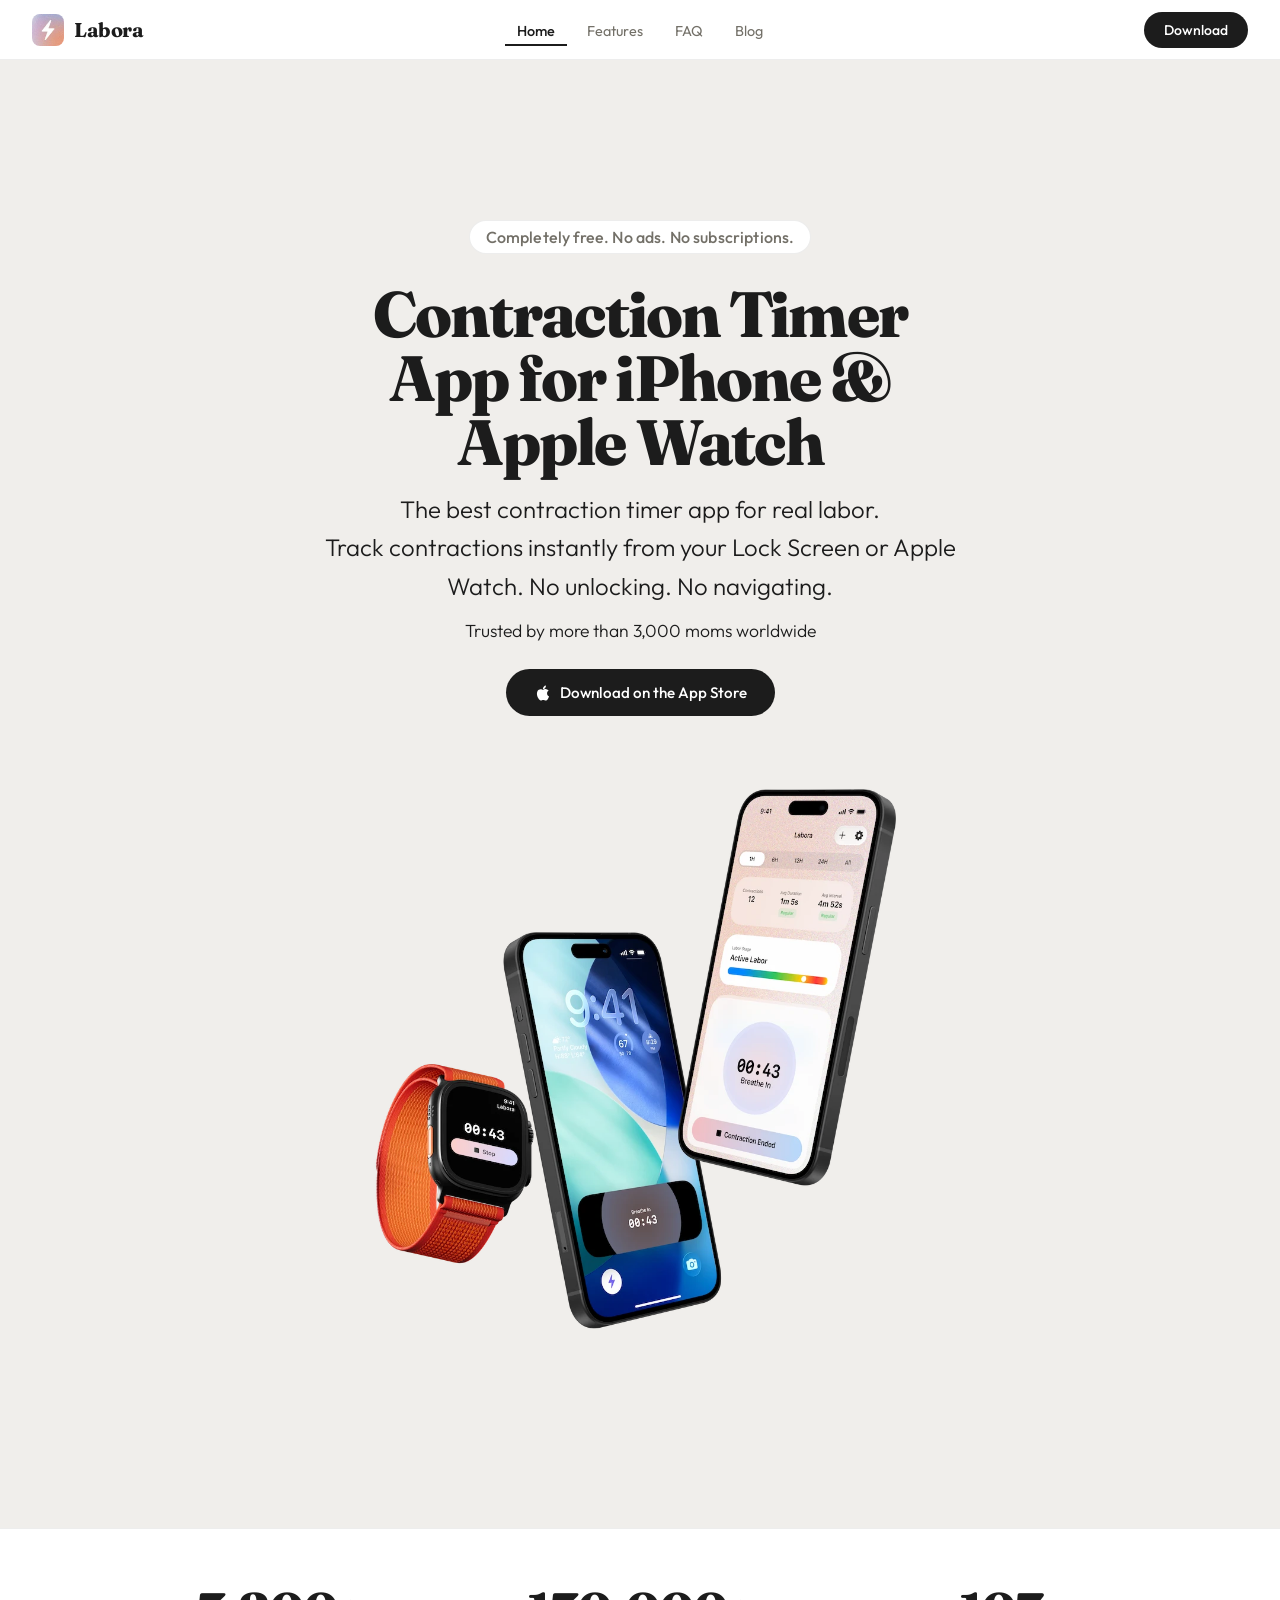
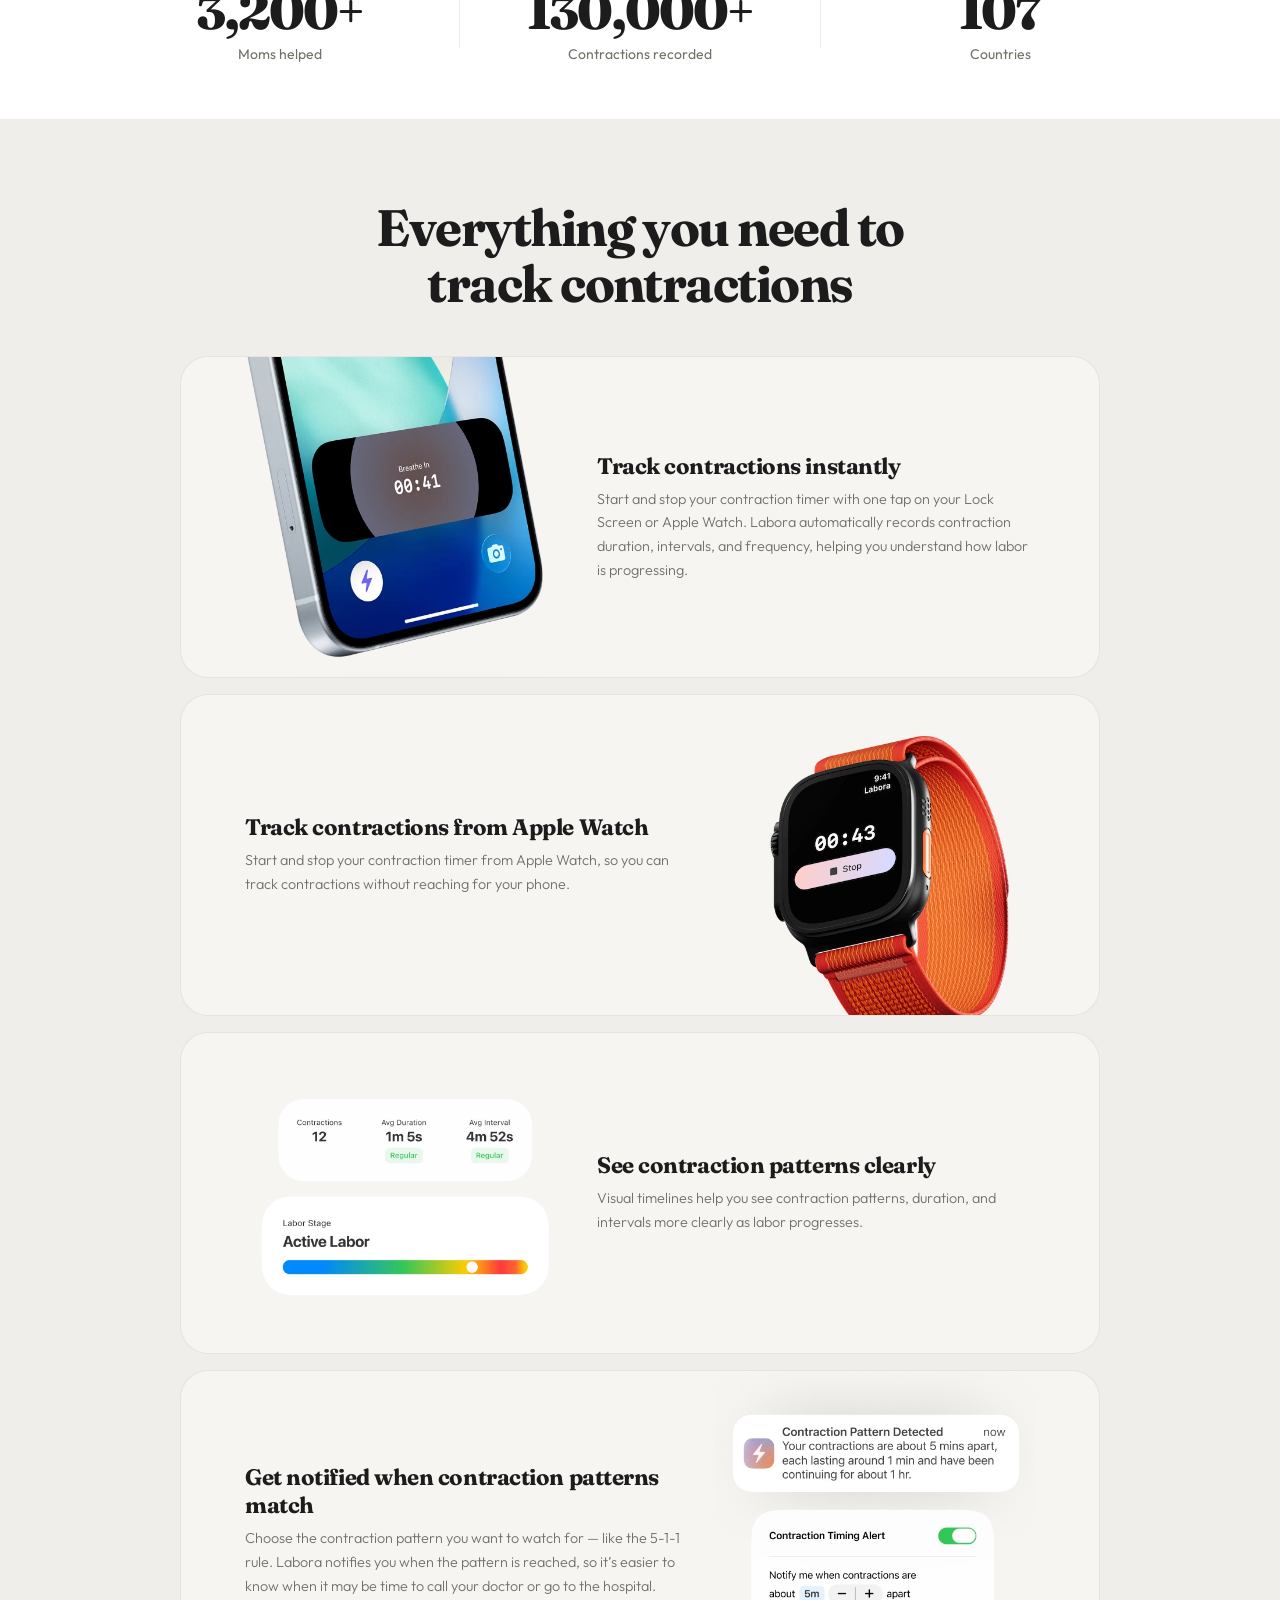
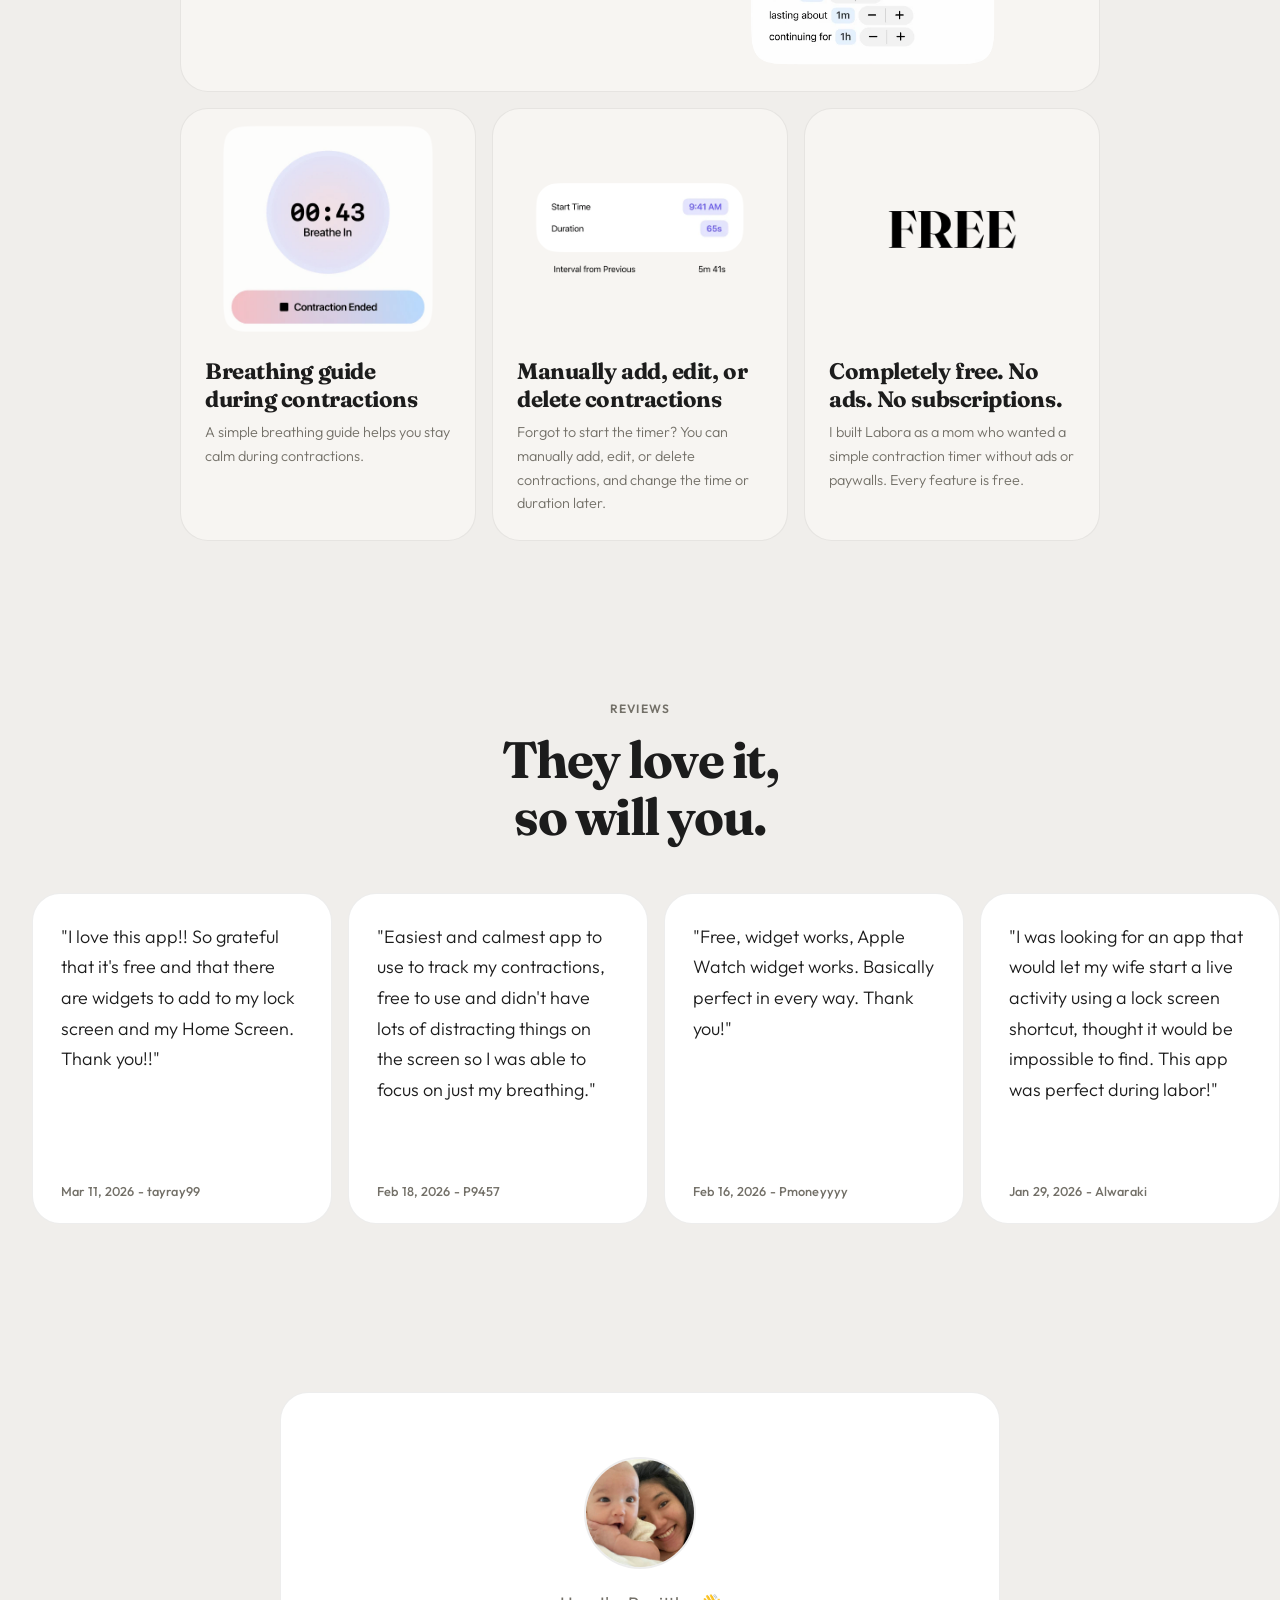
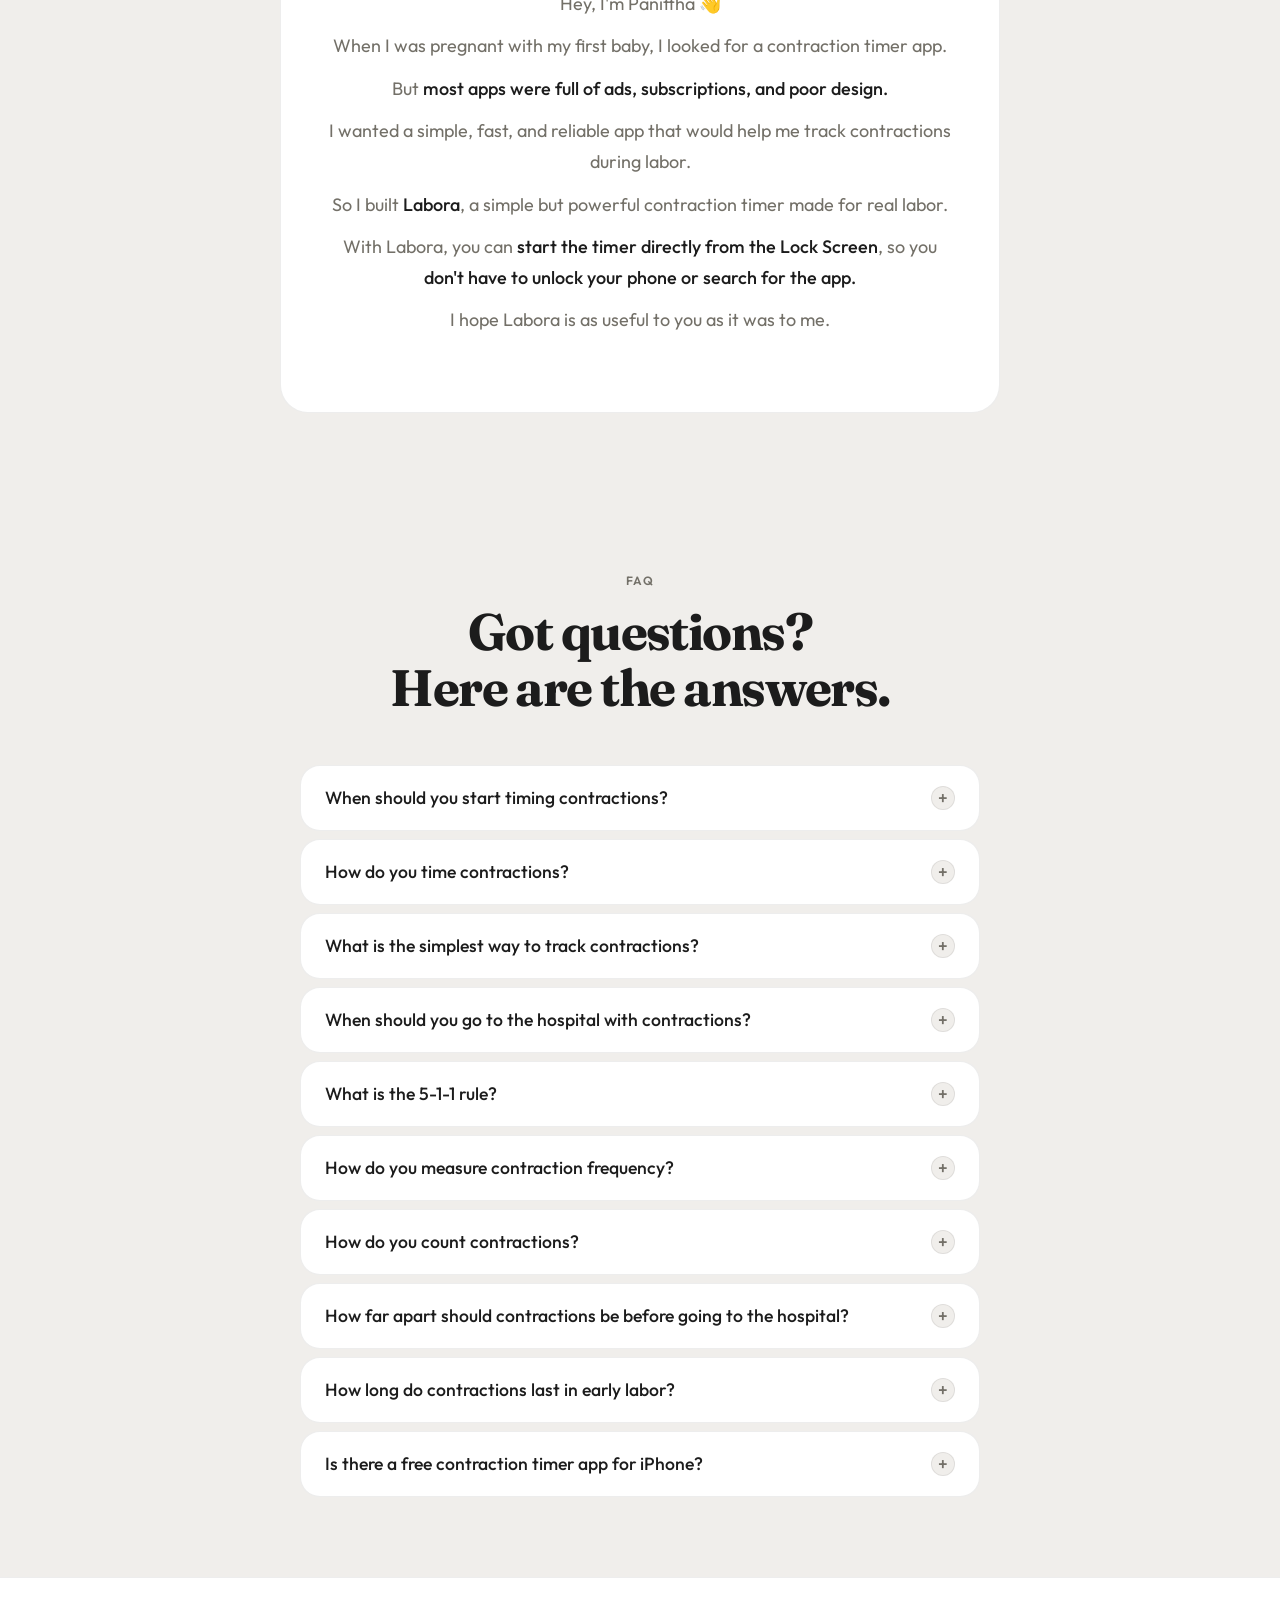
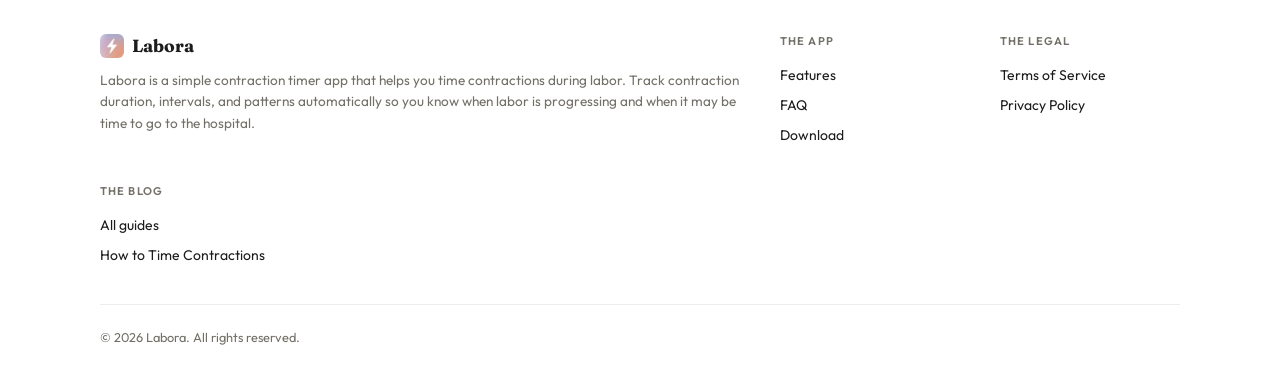
<file: index.html>
<!DOCTYPE html>
<html lang="en">
<head>
  <meta charset="UTF-8" />
  <meta name="viewport" content="width=device-width, initial-scale=1.0" />
  <title>Contraction Timer App – Track Labor Contractions Free | Labora</title>
  <meta name="description" content="Free contraction timer app for iPhone &amp; Apple Watch. Track contraction duration, intervals, and patterns from your Lock Screen or wrist. Simple, fast, and made for real labor." />

  <!-- Canonical -->
  <link rel="canonical" href="https://getlabora.app/" />

  <!-- Open Graph -->
  <meta property="og:type" content="website" />
  <meta property="og:site_name" content="Labora" />
  <meta property="og:title" content="Contraction Timer App – Track Labor Contractions Free | Labora" />
  <meta property="og:description" content="Free contraction timer app for iPhone &amp; Apple Watch. Track contraction duration, intervals, and patterns from your Lock Screen or wrist. Simple, fast, and made for real labor." />
  <meta property="og:url" content="https://getlabora.app/" />
  <meta property="og:image" content="https://getlabora.app/assets/og-image.webp" />
  <meta property="og:image:width" content="1200" />
  <meta property="og:image:height" content="630" />
  <meta property="og:image:alt" content="Labora contraction timer app showing contraction timing interface on iPhone" />
  <meta property="og:locale" content="en_US" />

  <!-- Twitter Card -->
  <meta name="twitter:card" content="summary_large_image" />
  <meta name="twitter:title" content="Contraction Timer App – Track Labor Contractions Free | Labora" />
  <meta name="twitter:description" content="Free contraction timer app for iPhone &amp; Apple Watch. Track contraction duration, intervals, and patterns from your Lock Screen or wrist. Simple, fast, and made for real labor." />
  <meta name="twitter:image" content="https://getlabora.app/assets/og-image.webp" />

  <!-- App -->
  <meta name="apple-itunes-app" content="app-id=6749383000" />
  <meta name="author" content="Panittha Suwannajang" />

  <!-- Theme -->
  <meta name="theme-color" content="#F0EEEB" />

  <link rel="icon" type="image/x-icon" href="assets/favicon/favicon.ico" />
  <link rel="icon" type="image/webp" sizes="32x32" href="assets/favicon/favicon-32x32.webp" />
  <link rel="icon" type="image/webp" sizes="16x16" href="assets/favicon/favicon-16x16.webp" />
  <link rel="apple-touch-icon" href="assets/favicon/apple-touch-icon.webp" />
  <link rel="icon" type="image/webp" sizes="192x192" href="assets/favicon/android-chrome-192x192.webp" />
  <link rel="icon" type="image/webp" sizes="512x512" href="assets/favicon/android-chrome-512x512.webp" />
  <link rel="preload" as="image" href="assets/Labora_hero.webp" />
  <link rel="preconnect" href="https://fonts.googleapis.com" />
  <link rel="preconnect" href="https://fonts.gstatic.com" crossorigin />
  <link rel="stylesheet" href="https://fonts.googleapis.com/css2?family=Fraunces:ital,opsz,wght@0,9..144,300..900;1,9..144,300..900&family=Outfit:wght@300;400;500;600&display=swap" />
  <link rel="stylesheet" href="styles.css" />

  <!-- Google tag (gtag.js) -->
  <script async src="https://www.googletagmanager.com/gtag/js?id=G-EDX6JZ0TX5"></script>
  <script>
    window.dataLayer = window.dataLayer || [];
    function gtag(){dataLayer.push(arguments);}
    gtag('js', new Date());
    gtag('config', 'G-EDX6JZ0TX5');
  </script>

  <!-- Structured Data -->
  <script type="application/ld+json">
    {
      "@context": "https://schema.org",
      "@type": "SoftwareApplication",
      "name": "Contraction Timer: Labora",
      "applicationCategory": "MedicalApplication",
      "operatingSystem": "iOS, watchOS",
      "description": "Free contraction timer app for iPhone and Apple Watch. Track contraction duration, intervals, and patterns from your Lock Screen or wrist.",
      "url": "https://getlabora.app/",
      "downloadUrl": "https://apps.apple.com/app/id6749383000",
      "image": "https://getlabora.app/assets/og-image.webp",
      "offers": {
        "@type": "Offer",
        "price": "0",
        "priceCurrency": "USD"
      },
      "aggregateRating": {
        "@type": "AggregateRating",
        "ratingValue": "5",
        "ratingCount": "67",
        "bestRating": "5",
        "worstRating": "1"
      },
      "review": [
        {
          "@type": "Review",
          "author": {
            "@type": "Person",
            "name": "tayray99"
          },
          "datePublished": "2026-03-11",
          "reviewBody": "I love this app!! So grateful that it's free and that there are widgets to add to my lock screen and my Home Screen. Thank you!!",
          "reviewRating": {
            "@type": "Rating",
            "ratingValue": "5",
            "bestRating": "5",
            "worstRating": "1"
          }
        },
        {
          "@type": "Review",
          "author": {
            "@type": "Person",
            "name": "P9457"
          },
          "datePublished": "2026-02-18",
          "reviewBody": "Easiest and calmest app to use to track my contractions, free to use and didn't have lots of distracting things on the screen so I was able to focus on just my breathing.",
          "reviewRating": {
            "@type": "Rating",
            "ratingValue": "5",
            "bestRating": "5",
            "worstRating": "1"
          }
        },
        {
          "@type": "Review",
          "author": {
            "@type": "Person",
            "name": "Pmoneyyyy"
          },
          "datePublished": "2026-02-16",
          "reviewBody": "Free, widget works, Apple Watch widget works. Basically perfect in every way. Thank you!",
          "reviewRating": {
            "@type": "Rating",
            "ratingValue": "5",
            "bestRating": "5",
            "worstRating": "1"
          }
        },
        {
          "@type": "Review",
          "author": {
            "@type": "Person",
            "name": "Alwaraki"
          },
          "datePublished": "2026-01-29",
          "reviewBody": "This app was perfect during labor! I was looking for an app that would let my wife start a live activity using a lock screen shortcut, thought it would be impossible to find.",
          "reviewRating": {
            "@type": "Rating",
            "ratingValue": "5",
            "bestRating": "5",
            "worstRating": "1"
          }
        }
      ],
      "publisher": {
        "@type": "Organization",
        "name": "Labora",
        "url": "https://getlabora.app/"
      },
      "author": {
        "@type": "Person",
        "name": "Panittha Suwannajang"
      },
      "creator": {
        "@type": "Person",
        "name": "Panittha Suwannajang"
      },
      "inLanguage": ["en", "fr", "de", "es", "it", "pt", "id", "th"]
    }
  </script>
  <script type="application/ld+json">
  {
    "@context": "https://schema.org",
    "@type": "FAQPage",
    "mainEntity": [
      {
        "@type": "Question",
        "name": "When should you start timing contractions?",
        "acceptedAnswer": {
          "@type": "Answer",
          "text": "You should start timing contractions when they become regular, noticeable, and uncomfortable. Tracking the timing helps you understand whether labor may be progressing. A contraction timer app like Labora automatically records contraction duration, the time between contractions, and the overall contraction pattern."
        }
      },
      {
        "@type": "Question",
        "name": "How do you time contractions?",
        "acceptedAnswer": {
          "@type": "Answer",
          "text": "To time contractions, record when the contraction starts, when the contraction ends, and the time between contractions. A contraction timer app like Labora makes this simple. Just start the timer when a contraction begins and stop it when it ends. The app automatically records the duration and interval between contractions and helps you see patterns as labor progresses."
        }
      },
      {
        "@type": "Question",
        "name": "What is the simplest way to track contractions?",
        "acceptedAnswer": {
          "@type": "Answer",
          "text": "The simplest way to track contractions is with a contraction timer app like Labora. You only need to tap start when a contraction begins and tap stop when it ends. Labora then automatically calculates the contraction duration, the time between contractions, and the overall pattern. You can even start the timer directly from your Lock Screen or Apple Watch."
        }
      },
      {
        "@type": "Question",
        "name": "When should you go to the hospital with contractions?",
        "acceptedAnswer": {
          "@type": "Answer",
          "text": "Many providers suggest the 5-1-1 rule as a guideline for when to contact your doctor or go to the hospital. This means contractions are about 5 minutes apart, last around 1 minute each, and continue for at least 1 hour. Always follow the guidance of your doctor or midwife, especially if contractions become intense or you notice unusual symptoms."
        }
      },
      {
        "@type": "Question",
        "name": "What is the 5-1-1 rule?",
        "acceptedAnswer": {
          "@type": "Answer",
          "text": "The 5-1-1 rule is a common guideline used to identify active labor. It means contractions are about 5 minutes apart, last around 1 minute each, and continue for at least 1 hour. Tracking contractions with a timer like Labora helps you easily see when this pattern is reached."
        }
      },
      {
        "@type": "Question",
        "name": "How do you measure contraction frequency?",
        "acceptedAnswer": {
          "@type": "Answer",
          "text": "Contraction frequency refers to how often contractions occur. It is measured by calculating the time between the start of one contraction and the start of the next. As labor progresses, contractions usually become closer together. A contraction timer like Labora tracks this automatically and shows the interval between contractions for you."
        }
      },
      {
        "@type": "Question",
        "name": "How do you count contractions?",
        "acceptedAnswer": {
          "@type": "Answer",
          "text": "Each contraction is counted from the moment it begins until it ends. Recording each contraction helps you see how long they last and how close together they are. Watching these patterns can help you understand how labor may be progressing. A contraction timer app like Labora makes this easier by automatically recording each contraction and organizing the timing for you."
        }
      },
      {
        "@type": "Question",
        "name": "How far apart should contractions be before going to the hospital?",
        "acceptedAnswer": {
          "@type": "Answer",
          "text": "A common guideline is the 5-1-1 rule: contractions about 5 minutes apart, lasting around 1 minute each, for at least 1 hour. However, every pregnancy is different, so always follow the specific guidance of your doctor or midwife. Labora tracks contraction intervals automatically so you can easily see when this pattern is reached."
        }
      },
      {
        "@type": "Question",
        "name": "How long do contractions last in early labor?",
        "acceptedAnswer": {
          "@type": "Answer",
          "text": "In early labor, contractions typically last between 30 and 45 seconds and occur every 5 to 20 minutes. As labor progresses into active labor, contractions usually become longer, stronger, and closer together. Tracking duration with a contraction timer helps you notice these changes over time."
        }
      },
      {
        "@type": "Question",
        "name": "Is there a free contraction timer app for iPhone?",
        "acceptedAnswer": {
          "@type": "Answer",
          "text": "Yes. Labora is a free contraction timer app for iPhone and Apple Watch. It helps you track contraction duration, intervals, and patterns without ads or subscriptions."
        }
      }
    ]
  }
  </script>
</head>
<body>

  <!-- ---- Nav ---- -->
  <nav class="nav" aria-label="Primary">
    <a href="/" class="nav-logo">
      <img src="assets/logo.webp" alt="Labora logo" class="nav-logo-image" width="32" height="32" />
      Labora
    </a>
    <ul class="nav-links">
      <li><a href="/" class="active">Home</a></li>
      <li><a href="#features">Features</a></li>
      <li><a href="#faq">FAQ</a></li>
      <li><a href="blog/">Blog</a></li>
    </ul>
    <a href="https://apps.apple.com/app/id6749383000?ct=LP" class="nav-cta" onclick="gtag('event', 'click_app_store', { location: 'nav' })">Download</a>
  </nav>

  <main aria-label="Main content">

  <!-- ---- Hero ---- -->
  <section class="hero">
    <div class="hero-badge">
      <span class="badge">Completely free. No ads. No subscriptions.</span>
    </div>
    <h1 class="hero-headline">
      Contraction Timer App for iPhone & Apple Watch
    </h1>
    <p class="hero-sub">
      The best contraction timer app for real labor.<br />
      Track contractions instantly from your Lock Screen or Apple Watch.
      No unlocking. No navigating.
    </p>
    <p class="cta-desc">
      Trusted by more than 3,000 moms worldwide
    </p>
    <a href="https://apps.apple.com/app/id6749383000?ct=LP" class="btn-dark" id="download" onclick="gtag('event', 'click_app_store', { location: 'hero' })">
      <svg width="18" height="18" viewBox="0 0 24 24" fill="currentColor" aria-hidden="true">
        <path d="M18.71 19.5c-.83 1.24-1.71 2.45-3.05 2.47-1.34.03-1.77-.79-3.29-.79-1.53 0-2 .77-3.27.82-1.31.05-2.3-1.32-3.14-2.53C4.25 17 2.94 12.45 4.7 9.39c.87-1.52 2.43-2.48 4.12-2.51 1.28-.02 2.5.87 3.29.87.78 0 2.26-1.07 3.8-.91.65.03 2.47.26 3.64 1.98-.09.06-2.17 1.28-2.15 3.81.03 3.02 2.65 4.03 2.68 4.04-.03.07-.42 1.44-1.38 2.83M13 3.5c.73-.83 1.94-1.46 2.94-1.5.13 1.17-.34 2.35-1.04 3.19-.69.85-1.83 1.51-2.95 1.42-.15-1.15.41-2.35 1.05-3.11z"/>
      </svg>
      Download on the App Store
    </a>
    <img src="assets/Labora_hero.webp" alt="Labora contraction timer app on iPhone showing contraction tracking interface" class="hero-image" loading="eager" decoding="async" fetchpriority="high" width="480" height="480" />
  </section>

  <!-- ---- Stats ---- -->
  <section class="stats-section" aria-label="Labora by the numbers">
    <div class="stats-inner">
      <div class="stat-item">
        <p class="stat-value">3,200+</p>
        <p class="stat-label">Moms helped</p>
      </div>
      <div class="stat-divider" aria-hidden="true"></div>
      <div class="stat-item">
        <p class="stat-value">130,000+</p>
        <p class="stat-label">Contractions recorded</p>
      </div>
      <div class="stat-divider" aria-hidden="true"></div>
      <div class="stat-item">
        <p class="stat-value">107</p>
        <p class="stat-label">Countries</p>
      </div>
    </div>
  </section>

  <!-- ---- Feature Cards ---- -->
  <section id="features" class="cards-grid">
    <div class="features-header">
      <h2 class="section-title">Everything you need to<br>track contractions</h2>
    </div>

    <div class="card card-wide card-wide-image-left">
      <div class="card-icon" aria-hidden="true">
        <img src="assets/features/lockscreen.webp" alt="Labora lock screen contraction timer controls" class="card-icon-image" width="280" height="280" loading="lazy" />
      </div>
      <div class="card-copy">
        <h3 class="card-title">Track contractions instantly</h3>
        <p class="card-desc">
          Start and stop your contraction timer with one tap on your Lock Screen or Apple Watch. Labora automatically records contraction duration, intervals, and frequency, helping you understand how labor is progressing.
        </p>
      </div>
    </div>

    <div class="card card-wide card-wide-image-right">
      <div class="card-icon" aria-hidden="true">
        <img src="assets/features/labora-watch-app.webp" alt="Labora Apple Watch contraction timer interface" class="card-icon-image" width="280" height="280" loading="lazy" />
      </div>
      <div class="card-copy">
        <h3 class="card-title">Track contractions from Apple Watch</h3>
        <p class="card-desc">
          Start and stop your contraction timer from Apple Watch, so you can track contractions without reaching for your phone.
        </p>
      </div>
    </div>

    <div class="card card-wide card-wide-image-left">
      <div class="card-icon" aria-hidden="true">
        <img src="assets/features/labor-stage.webp" alt="Contraction timeline showing labor pattern trends" class="card-icon-image" width="240" height="240" loading="lazy" />
      </div>
      <div class="card-copy">
        <h3 class="card-title">See contraction patterns clearly</h3>
        <p class="card-desc">
          Visual timelines help you see contraction patterns, duration, and intervals more clearly as labor progresses.
        </p>
      </div>
    </div>

    <div class="card card-wide card-wide-image-right">
      <div class="card-icon" aria-hidden="true">
        <img src="assets/features/notification.webp" alt="Notification alert for matched contraction pattern" class="card-icon-image" width="240" height="240" loading="lazy" />
      </div>
      <div class="card-copy">
        <h3 class="card-title">Get notified when contraction patterns match</h3>
        <p class="card-desc">
          Choose the contraction pattern you want to watch for — like the 5-1-1 rule.
          Labora notifies you when the pattern is reached, so it’s easier to know when it may be time to call your doctor or go to the hospital.
        </p>
      </div>
    </div>

    <div class="card">
      <div class="card-icon" aria-hidden="true">
        <img src="assets/features/breathing.webp" alt="Breathing guide screen for contraction support" class="card-icon-image" width="240" height="240" loading="lazy" />
      </div>
      <h3 class="card-title">Breathing guide during contractions</h3>
      <p class="card-desc">
        A simple breathing guide helps you stay calm during contractions.
      </p>
    </div>

    <div class="card">
      <div class="card-icon" aria-hidden="true">
        <img src="assets/features/edit-contraction.webp" alt="Edit screen for adding and updating contractions" class="card-icon-image" width="240" height="240" loading="lazy" />
      </div>
      <h3 class="card-title">Manually add, edit, or delete contractions</h3>
      <p class="card-desc">
        Forgot to start the timer? You can manually add, edit, or delete contractions, and change the time or duration later.
      </p>
    </div>

    <div class="card">
      <div class="card-icon" aria-hidden="true">
        <img src="assets/features/free-contraction-timer.webp" alt="Labora free contraction timer app without ads" class="card-icon-image" width="240" height="240" loading="lazy" />
      </div>
      <h3 class="card-title">Completely free. No ads. No subscriptions.</h3>
      <p class="card-desc">
        I built Labora as a mom who wanted a simple contraction timer without ads or paywalls. Every feature is free.
      </p>
    </div>
  </section>

  <!-- ---- Reviews ---- -->
  <section class="reviews-section" aria-label="Customer reviews">
    <div class="reviews-header">
      <p class="section-label">Reviews</p>
      <h2 class="section-title">They love it,<br>so will you.</h2>
    </div>
    <div class="reviews-track">

      <div class="review-card review-card-first">
        <p class="review-quote">"I love this app!! So grateful that it's free and that there are widgets to add to my lock screen and my Home Screen. Thank you!!"</p>
        <p class="review-author">Mar 11, 2026 - tayray99</p>
      </div>

      <div class="review-card">
        <p class="review-quote">"Easiest and calmest app to use to track my contractions, free to use and didn't have lots of distracting things on the screen so I was able to focus on just my breathing."</p>
        <p class="review-author">Feb 18, 2026 - P9457</p>
      </div>

      <div class="review-card">
        <p class="review-quote">"Free, widget works, Apple Watch widget works. Basically perfect in every way. Thank you!"</p>
        <p class="review-author">Feb 16, 2026 - Pmoneyyyy</p>
      </div>

      <div class="review-card">
        <p class="review-quote">"I was looking for an app that would let my wife start a live activity using a lock screen shortcut, thought it would be impossible to find. This app was perfect during labor!"</p>
        <p class="review-author">Jan 29, 2026 - Alwaraki</p>
      </div>

      <div class="review-card">
        <p class="review-quote">"Thank you so much for making and sharing this app! It was just what we needed for when my wife went into labor. Really easy to use and loved the ability to start the timer from the Lock Screen."</p>
        <p class="review-author">Dec 11, 2025 - sheeshee24</p>
      </div>

      <div class="review-card">
        <p class="review-quote">"Finally a free timer app that actually has a widget on both the Lock Screen and Apple Watch. Super simple to use and no annoying ads popping up. And if you forget to end the contraction you can go in and edit it."</p>
        <p class="review-author">Nov 19, 2025 - Wife of Justin</p>
      </div>

      <div class="review-card">
        <p class="review-quote">"I love that it's free and it helped me time my contractions with confidence. The Lock Screen button was so helpful!"</p>
        <p class="review-author">Oct 15, 2025 - AngelBullard</p>
      </div>

    </div>
  </section>

  <!-- ---- Quote ---- -->
  <section class="quote-section">
    <div class="quote-inner">
      <img
        src="assets/Labora_founder.webp"
        alt="Panittha, founder of Labora"
        class="quote-founder-image"
        width="112"
        height="112"
        loading="lazy"
      />
      <div class="quote-story">
        <p>Hey, I'm Panittha 👋</p>
        <p>When I was pregnant with my first baby, I looked for a contraction timer app.</p>
        <p>But <strong>most apps were full of ads, subscriptions, and poor design.</strong></p>
        <p>I wanted a simple, fast, and reliable app that would help me track contractions during labor.</p>
        <p>So I built <strong>Labora</strong>, a simple but powerful contraction timer made for real labor.</p>
        <p>With Labora, you can <strong>start the timer directly from the Lock Screen</strong>, so you <strong>don't have to unlock your phone or search for the app.</strong></p>
        <p>I hope Labora is as useful to you as it was to me.</p>
      </div>
    </div>
  </section>

  <!-- ---- FAQ ---- -->
  <section id="faq" class="faq-section">
    <div class="faq-header">
      <p class="section-label">FAQ</p>
      <h2 class="section-title">Got questions?<br>Here are the answers.</h2>
    </div>
    <div class="faq-list">

      <div class="faq-item">
        <button class="faq-question" onclick="toggleFaq(this)" aria-expanded="false">
          When should you start timing contractions?
          <span class="faq-icon" aria-hidden="true">+</span>
        </button>
        <div class="faq-answer">
          You should start timing contractions when they become regular, noticeable, and uncomfortable.
          Tracking the timing helps you understand whether labor may be progressing.
          A contraction timer app like Labora automatically records contraction duration, the time between contractions, and the overall contraction pattern.
        </div>
      </div>

      <div class="faq-item">
        <button class="faq-question" onclick="toggleFaq(this)" aria-expanded="false">
          How do you time contractions?
          <span class="faq-icon" aria-hidden="true">+</span>
        </button>
        <div class="faq-answer">
          To time contractions, record:
          <ul>
            <li>when the contraction starts</li>
            <li>when the contraction ends</li>
            <li>the time between contractions</li>
          </ul>
          A contraction timer app like Labora makes this simple.
          Just start the timer when a contraction begins and stop it when it ends.
          The app automatically records the duration and interval between contractions and helps you see patterns as labor progresses.
          <a href="blog/how-to-time-contractions/">Read our full step-by-step guide →</a>
        </div>
      </div>

      <div class="faq-item">
        <button class="faq-question" onclick="toggleFaq(this)" aria-expanded="false">
          What is the simplest way to track contractions?
          <span class="faq-icon" aria-hidden="true">+</span>
        </button>
        <div class="faq-answer">
          The simplest way to track contractions is with a contraction timer app like Labora.
          You only need to tap start when a contraction begins and tap stop when it ends.
          Labora then automatically calculates the contraction duration, the time between contractions, and the overall pattern.
          You can even start the timer directly from your Lock Screen or Apple Watch.
        </div>
      </div>

      <div class="faq-item">
        <button class="faq-question" onclick="toggleFaq(this)" aria-expanded="false">
          When should you go to the hospital with contractions?
          <span class="faq-icon" aria-hidden="true">+</span>
        </button>
        <div class="faq-answer">
          Many providers suggest the 5-1-1 rule as a guideline for when to contact your doctor or go to the hospital.
          This means contractions are about 5 minutes apart, last around 1 minute each, and continue for at least 1 hour.
          Always follow the guidance of your doctor or midwife, especially if contractions become intense or you notice unusual symptoms.
        </div>
      </div>

      <div class="faq-item">
        <button class="faq-question" onclick="toggleFaq(this)" aria-expanded="false">
          What is the 5-1-1 rule?
          <span class="faq-icon" aria-hidden="true">+</span>
        </button>
        <div class="faq-answer">
          The 5-1-1 rule is a common guideline used to identify active labor.
          It means contractions are about 5 minutes apart, last around 1 minute each, and continue for at least 1 hour.
          Tracking contractions with a timer like Labora helps you easily see when this pattern is reached.
        </div>
      </div>

      <div class="faq-item">
        <button class="faq-question" onclick="toggleFaq(this)" aria-expanded="false">
          How do you measure contraction frequency?
          <span class="faq-icon" aria-hidden="true">+</span>
        </button>
        <div class="faq-answer">
          Contraction frequency refers to how often contractions occur.
          It is measured by calculating the time between the start of one contraction and the start of the next.
          As labor progresses, contractions usually become closer together.
          A contraction timer like Labora tracks this automatically and shows the interval between contractions for you.
        </div>
      </div>

      <div class="faq-item">
        <button class="faq-question" onclick="toggleFaq(this)" aria-expanded="false">
          How do you count contractions?
          <span class="faq-icon" aria-hidden="true">+</span>
        </button>
        <div class="faq-answer">
          Each contraction is counted from the moment it begins until it ends.
          Recording each contraction helps you see how long they last and how close together they are.
          Watching these patterns can help you understand how labor may be progressing.
          A contraction timer app like Labora makes this easier by automatically recording each contraction and organizing the timing for you.
        </div>
      </div>

      <div class="faq-item">
        <button class="faq-question" onclick="toggleFaq(this)" aria-expanded="false">
          How far apart should contractions be before going to the hospital?
          <span class="faq-icon" aria-hidden="true">+</span>
        </button>
        <div class="faq-answer">
          A common guideline is the 5-1-1 rule: contractions about 5 minutes apart, lasting around 1 minute each, for at least 1 hour.
          However, every pregnancy is different — your provider may give you a different threshold based on your situation and how far you live from the hospital. Always follow their specific guidance.
          Labora lets you set your own rule so the alert fires exactly when your provider says.
          <a href="blog/how-to-time-contractions/">Learn more about the 5-1-1 rule and when it applies →</a>
        </div>
      </div>

      <div class="faq-item">
        <button class="faq-question" onclick="toggleFaq(this)" aria-expanded="false">
          How long do contractions last in early labor?
          <span class="faq-icon" aria-hidden="true">+</span>
        </button>
        <div class="faq-answer">
          In early labor, contractions typically last between 30 and 45 seconds and occur every 5 to 20 minutes.
          As labor progresses into active labor, contractions usually become longer, stronger, and closer together.
          Tracking duration with a contraction timer helps you notice these changes over time.
        </div>
      </div>

      <div class="faq-item">
        <button class="faq-question" onclick="toggleFaq(this)" aria-expanded="false">
          Is there a free contraction timer app for iPhone?
          <span class="faq-icon" aria-hidden="true">+</span>
        </button>
        <div class="faq-answer">
          Yes. Labora is a free contraction timer app for iPhone and Apple Watch. It helps you track contraction duration, intervals, and patterns without ads or subscriptions.
        </div>
      </div>

    </div>
  </section>

  </main>

  <!-- ---- Footer ---- -->
  <footer class="footer" aria-label="Site footer">
    <div class="footer-inner">
      <div>
        <div class="footer-brand">
          <img src="assets/logo.webp" alt="Labora logo" class="footer-logo-image" width="32" height="32" loading="lazy" />
          Labora
        </div>
        <p class="footer-brand-desc">Labora is a simple contraction timer app that helps you time contractions during labor. Track contraction duration, intervals, and patterns automatically so you know when labor is progressing and when it may be time to go to the hospital.</p>
      </div>
      <div>
        <div class="footer-col-label">The App</div>
        <ul class="footer-links">
          <li><a href="#features">Features</a></li>
          <li><a href="#faq">FAQ</a></li>
          <li><a href="https://apps.apple.com/app/id6749383000?ct=LP" onclick="gtag('event', 'click_app_store', { location: 'footer' })">Download</a></li>
        </ul>
      </div>
      <div>
        <div class="footer-col-label">The Legal</div>
        <ul class="footer-links">
          <li><a href="terms.html">Terms of Service</a></li>
          <li><a href="privacy.html">Privacy Policy</a></li>
        </ul>
      </div>
      <div>
        <div class="footer-col-label">The Blog</div>
        <ul class="footer-links">
          <li><a href="blog/">All guides</a></li>
          <li><a href="blog/how-to-time-contractions/">How to Time Contractions</a></li>
        </ul>
      </div>
    </div>
    <div class="footer-bottom">
      © 2026 Labora. All rights reserved.
    </div>
  </footer>

  <script src="assets/faq.js"></script>

</body>
</html>
</file>
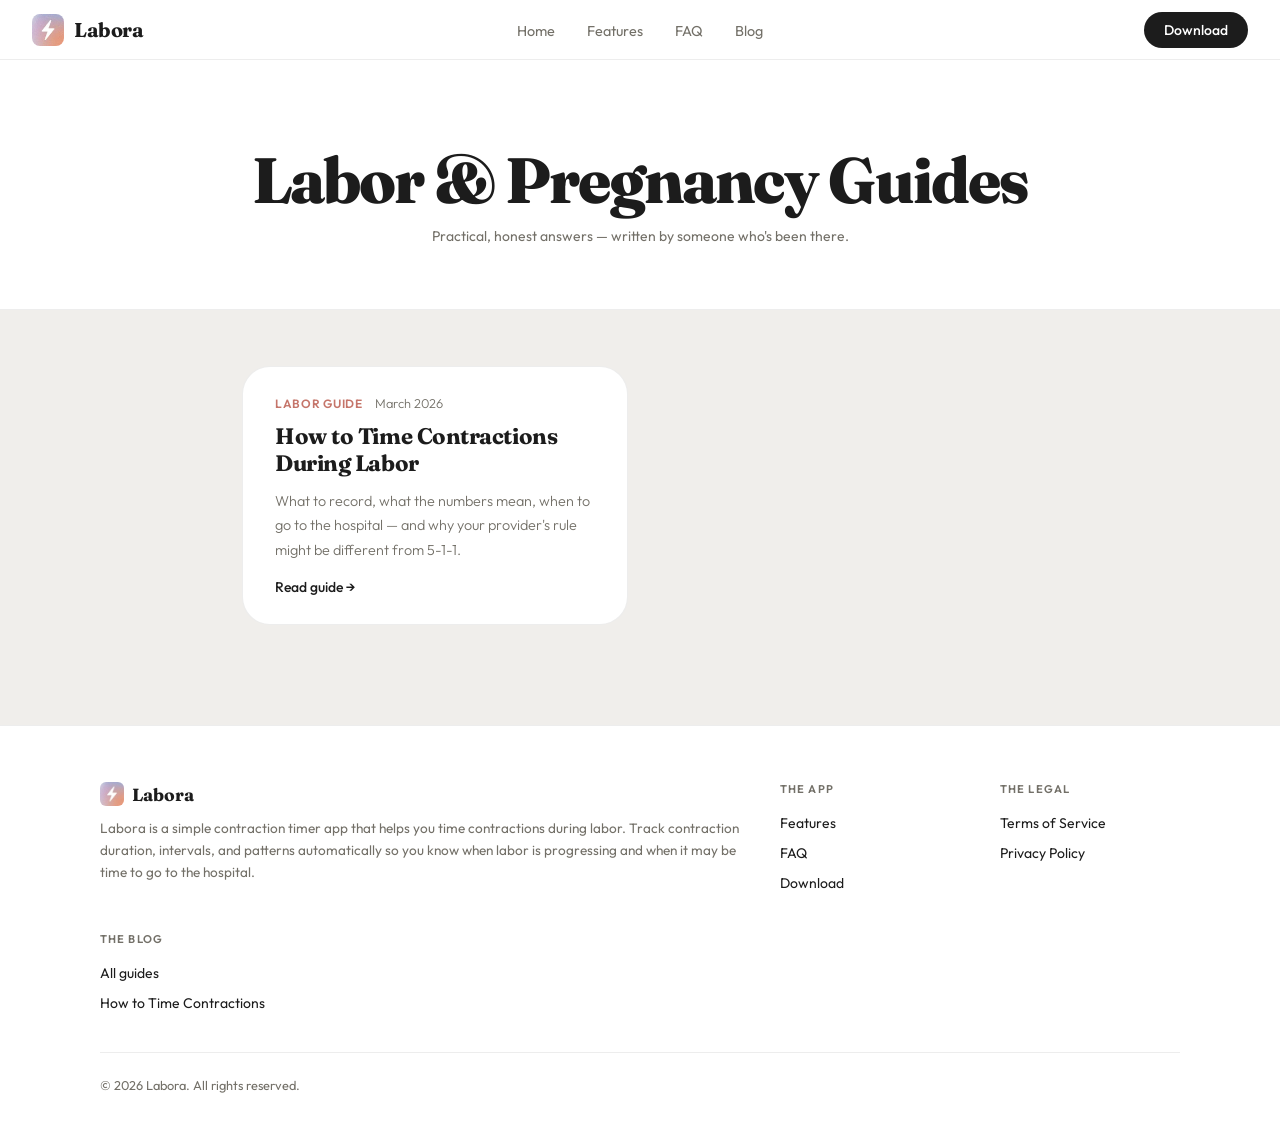
<file: blog/index.html>
<!DOCTYPE html>
<html lang="en">
<head>
  <meta charset="UTF-8" />
  <meta name="viewport" content="width=device-width, initial-scale=1.0" />
  <title>Labor & Pregnancy Guides | Labora Blog</title>
  <meta name="description" content="Practical guides for pregnancy and labor — contraction timing, when to go to the hospital, and what to expect. Written by the team behind Labora." />

  <!-- Canonical -->
  <link rel="canonical" href="https://getlabora.app/blog" />

  <!-- Open Graph -->
  <meta property="og:type" content="website" />
  <meta property="og:site_name" content="Labora" />
  <meta property="og:title" content="Labor & Pregnancy Guides | Labora Blog" />
  <meta property="og:description" content="Practical guides for pregnancy and labor — contraction timing, when to go to the hospital, and what to expect." />
  <meta property="og:url" content="https://getlabora.app/blog" />
  <meta property="og:image" content="https://getlabora.app/assets/og-image.webp" />
  <meta property="og:locale" content="en_US" />

  <!-- Twitter Card -->
  <meta name="twitter:card" content="summary_large_image" />
  <meta name="twitter:title" content="Labor & Pregnancy Guides | Labora Blog" />
  <meta name="twitter:description" content="Practical guides for pregnancy and labor — contraction timing, when to go to the hospital, and what to expect." />
  <meta name="twitter:image" content="https://getlabora.app/assets/og-image.webp" />

  <meta name="author" content="Panittha Suwannajang" />
  <meta name="theme-color" content="#F0EEEB" />

  <link rel="icon" type="image/x-icon" href="../assets/favicon/favicon.ico" />
  <link rel="icon" type="image/webp" sizes="32x32" href="../assets/favicon/favicon-32x32.webp" />
  <link rel="icon" type="image/webp" sizes="16x16" href="../assets/favicon/favicon-16x16.webp" />
  <link rel="apple-touch-icon" href="../assets/favicon/apple-touch-icon.webp" />
  <link rel="icon" type="image/webp" sizes="192x192" href="../assets/favicon/android-chrome-192x192.webp" />
  <link rel="icon" type="image/webp" sizes="512x512" href="../assets/favicon/android-chrome-512x512.webp" />
  <link rel="preconnect" href="https://fonts.googleapis.com" />
  <link rel="preconnect" href="https://fonts.gstatic.com" crossorigin />
  <link rel="stylesheet" href="https://fonts.googleapis.com/css2?family=Fraunces:ital,opsz,wght@0,9..144,300..900;1,9..144,300..900&family=Outfit:wght@300;400;500;600&display=swap" />
  <link rel="stylesheet" href="../styles.css" />

  <!-- Google tag (gtag.js) -->
  <script async src="https://www.googletagmanager.com/gtag/js?id=G-EDX6JZ0TX5"></script>
  <script>
    window.dataLayer = window.dataLayer || [];
    function gtag(){dataLayer.push(arguments);}
    gtag('js', new Date());
    gtag('config', 'G-EDX6JZ0TX5');
  </script>
</head>
<body>

  <!-- ---- Nav ---- -->
  <nav class="nav">
    <a href="../index.html" class="nav-logo">
      <img src="../assets/logo.webp" alt="Labora logo" class="nav-logo-image" width="32" height="32" />
      Labora
    </a>
    <ul class="nav-links">
      <li><a href="../index.html">Home</a></li>
      <li><a href="../index.html#features">Features</a></li>
      <li><a href="../index.html#faq">FAQ</a></li>
      <li><a href="../blog/">Blog</a></li>
    </ul>
    <a href="https://apps.apple.com/app/id6749383000?ct=LP" class="nav-cta" onclick="gtag('event', 'click_app_store', { location: 'nav' })">Download</a>
  </nav>

  <!-- ---- Hero ---- -->
  <div class="inner-hero">
    <h1 class="inner-hero-title">Labor &amp; Pregnancy Guides</h1>
    <p class="inner-hero-date">Practical, honest answers — written by someone who's been there.</p>
  </div>

  <!-- ---- Post Grid ---- -->
  <div class="blog-hub">

    <a href="how-to-time-contractions/" class="blog-card">
      <div class="blog-card-meta">
        <span class="blog-card-tag">Labor Guide</span>
        <span class="blog-card-date">March 2026</span>
      </div>
      <h2 class="blog-card-title">How to Time Contractions During Labor</h2>
      <p class="blog-card-excerpt">What to record, what the numbers mean, when to go to the hospital — and why your provider's rule might be different from 5-1-1.</p>
      <span class="blog-card-read">Read guide →</span>
    </a>

  </div>

  <!-- ---- Footer ---- -->
  <footer class="footer" aria-label="Site footer">
    <div class="footer-inner">
      <div>
        <div class="footer-brand">
          <img src="../assets/logo.webp" alt="Labora logo" class="footer-logo-image" width="32" height="32" loading="lazy" />
          Labora
        </div>
        <p class="footer-brand-desc">Labora is a simple contraction timer app that helps you time contractions during labor. Track contraction duration, intervals, and patterns automatically so you know when labor is progressing and when it may be time to go to the hospital.</p>
      </div>
      <div>
        <div class="footer-col-label">The App</div>
        <ul class="footer-links">
          <li><a href="../index.html#features">Features</a></li>
          <li><a href="../index.html#faq">FAQ</a></li>
          <li><a href="https://apps.apple.com/app/id6749383000?ct=LP" onclick="gtag('event', 'click_app_store', { location: 'footer' })">Download</a></li>
        </ul>
      </div>
      <div>
        <div class="footer-col-label">The Legal</div>
        <ul class="footer-links">
          <li><a href="../terms.html">Terms of Service</a></li>
          <li><a href="../privacy.html">Privacy Policy</a></li>
        </ul>
      </div>
      <div>
        <div class="footer-col-label">The Blog</div>
        <ul class="footer-links">
          <li><a href="../blog/">All guides</a></li>
          <li><a href="how-to-time-contractions/">How to Time Contractions</a></li>
        </ul>
      </div>
    </div>
    <div class="footer-bottom">
      © 2026 Labora. All rights reserved.
    </div>
  </footer>

</body>
</html>
</file>
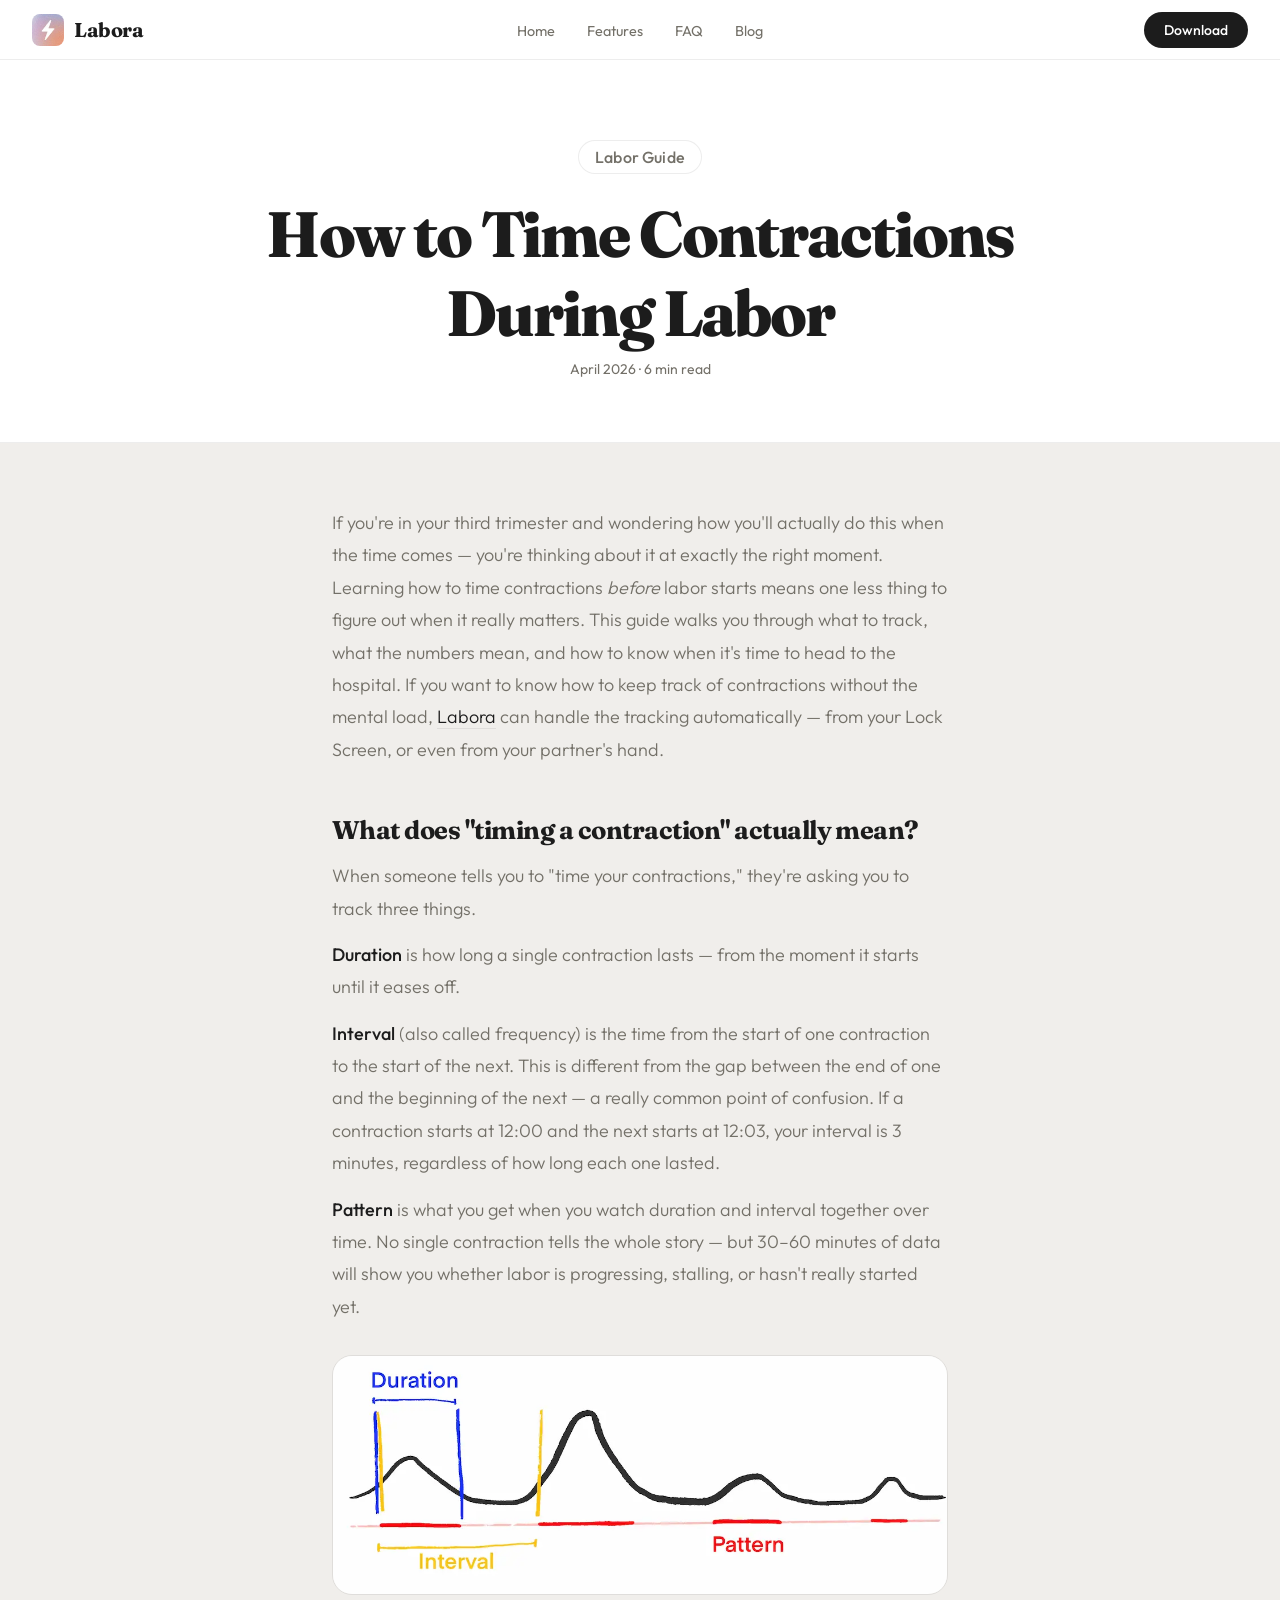
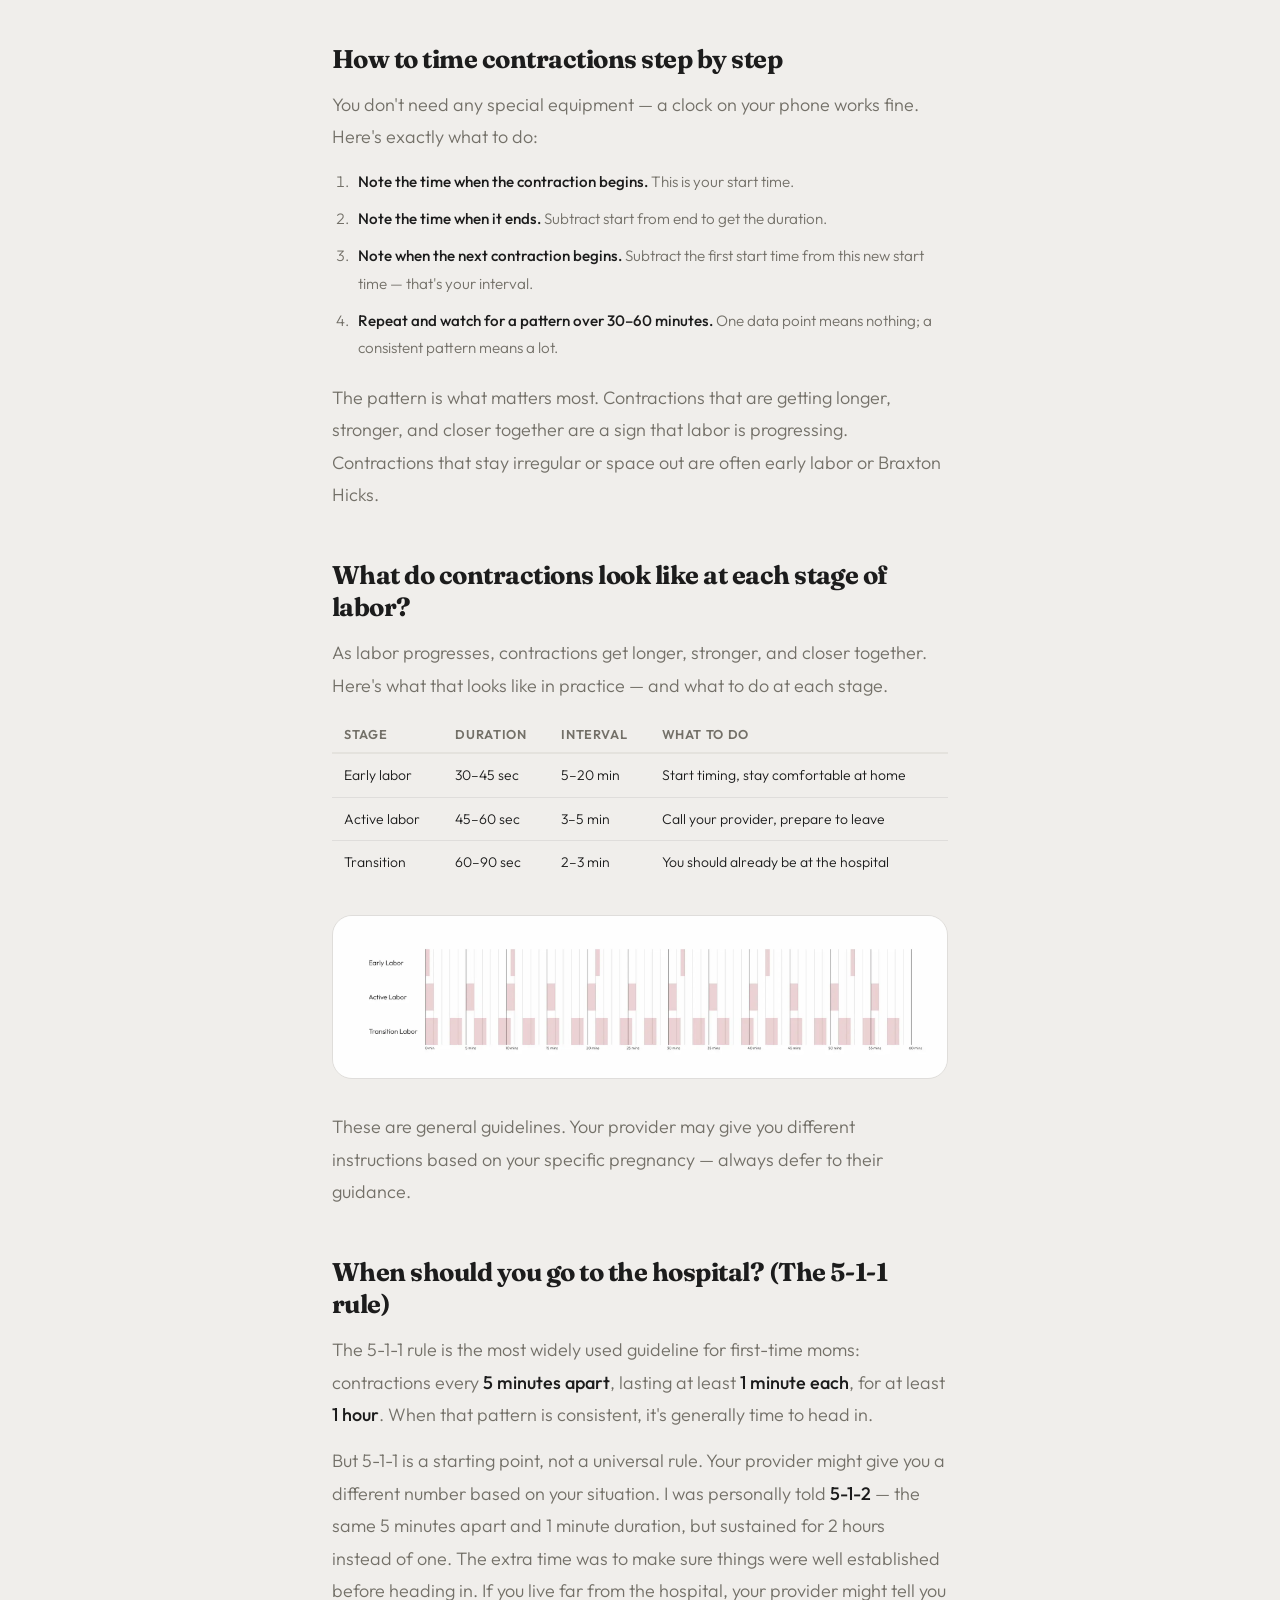
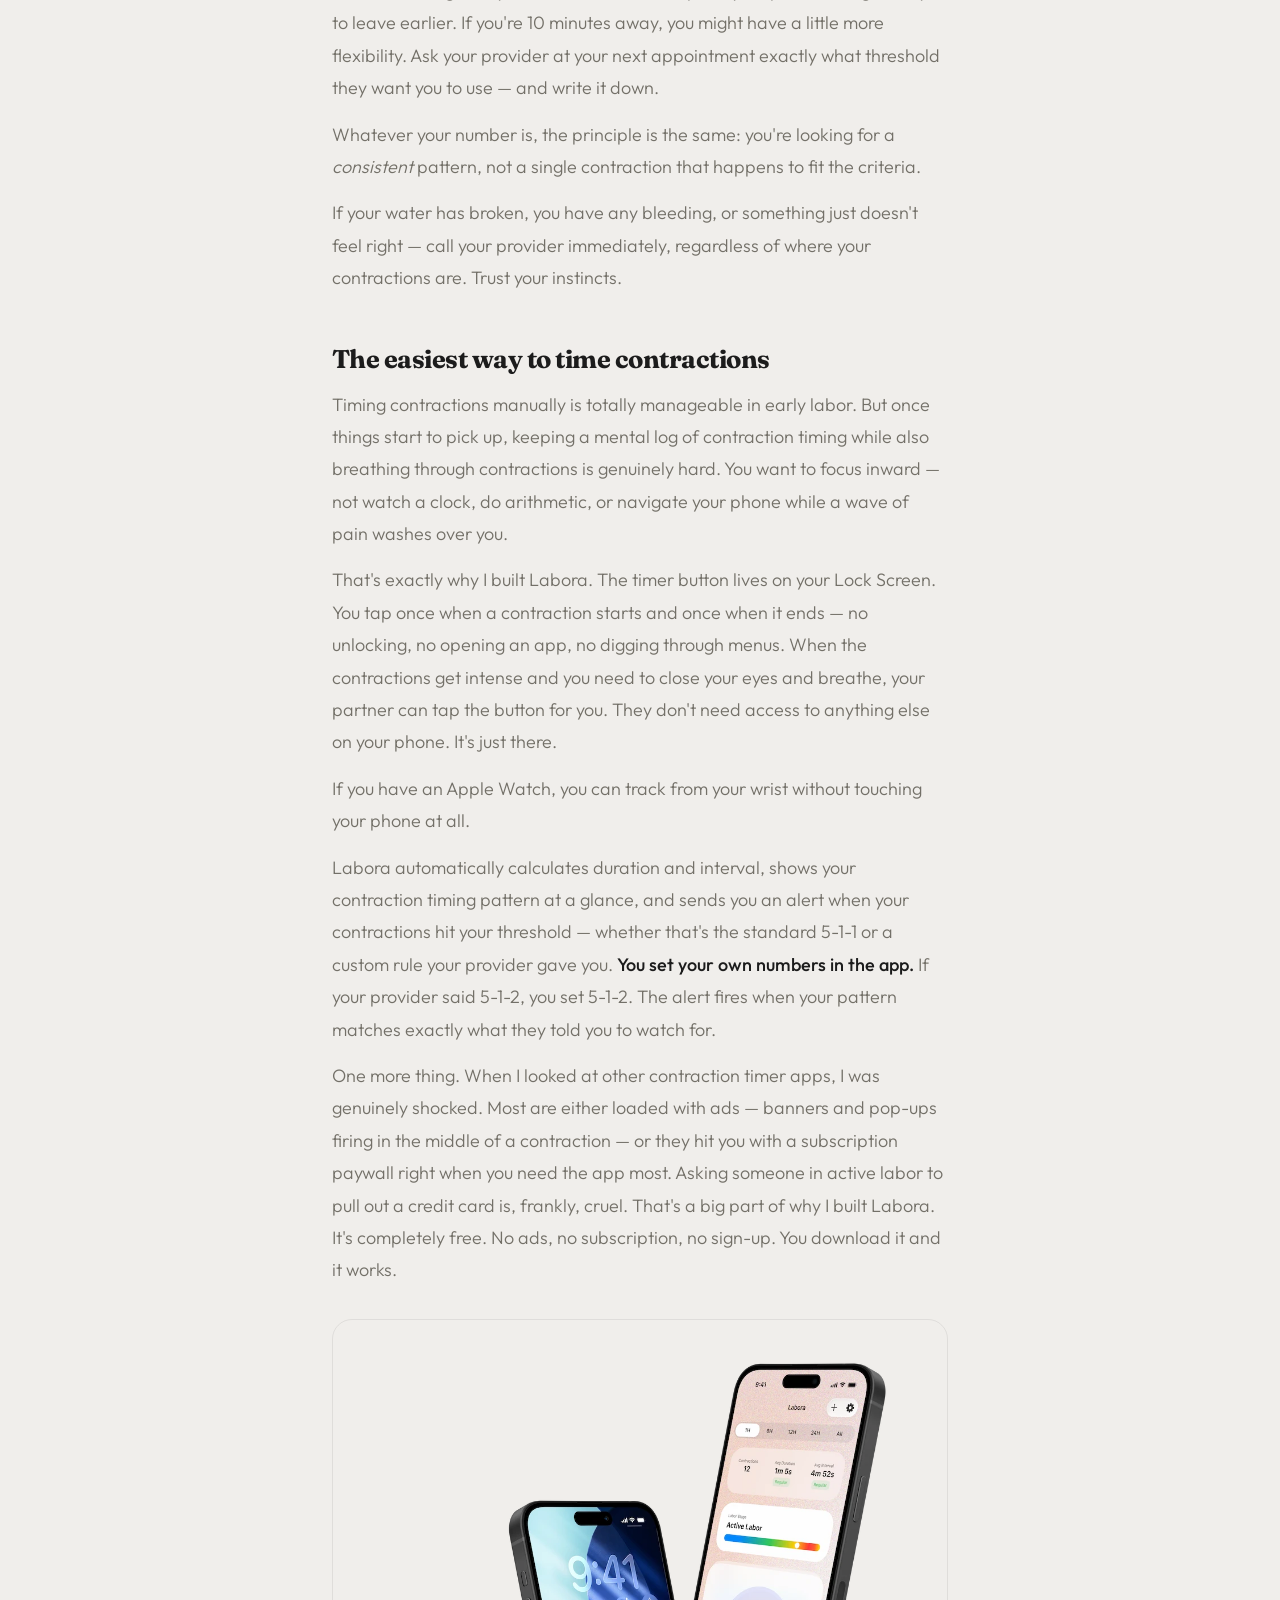
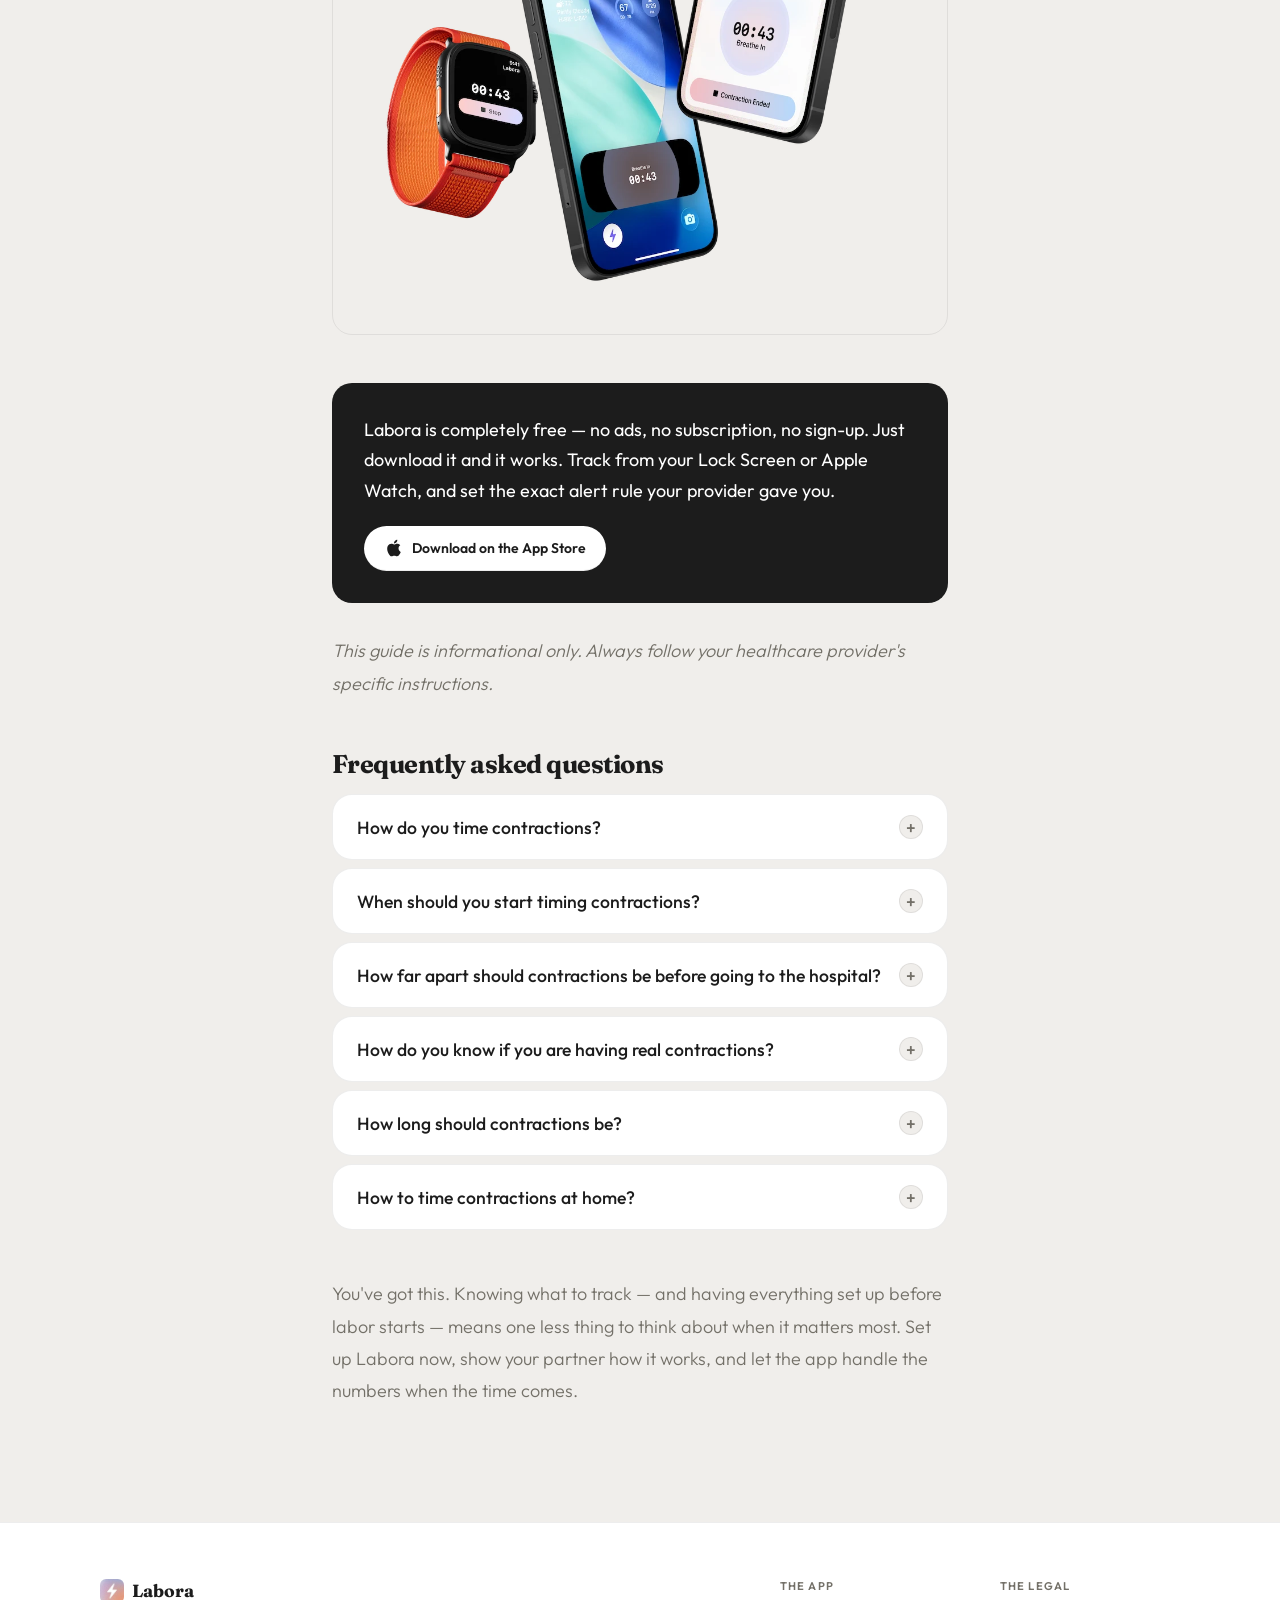
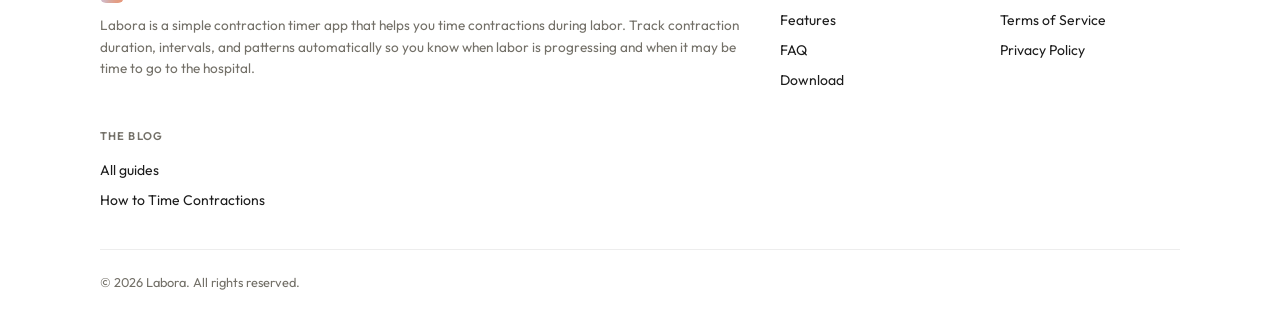
<file: blog/how-to-time-contractions/index.html>
<!DOCTYPE html>
<html lang="en">
<head>
  <meta charset="UTF-8" />
  <meta name="viewport" content="width=device-width, initial-scale=1.0" />
  <title>How to Time Contractions: A Step-by-Step Guide | Labora</title>
  <meta name="description" content="Learn how to time contractions during labor — what to record, what the numbers mean, and when to go to the hospital. Use Labora to track automatically." />

  <!-- Canonical -->
  <link rel="canonical" href="https://getlabora.app/blog/how-to-time-contractions" />

  <!-- Open Graph -->
  <meta property="og:type" content="article" />
  <meta property="og:site_name" content="Labora" />
  <meta property="og:title" content="How to Time Contractions: A Step-by-Step Guide | Labora" />
  <meta property="og:description" content="Learn how to time contractions during labor — what to record, what the numbers mean, and when to go to the hospital. Use Labora to track automatically." />
  <meta property="og:url" content="https://getlabora.app/blog/how-to-time-contractions" />
  <meta property="og:image" content="https://getlabora.app/assets/og-image.webp" />
  <meta property="og:image:width" content="1200" />
  <meta property="og:image:height" content="630" />
  <meta property="og:image:alt" content="Labora contraction timer app showing contraction timing on iPhone Lock Screen" />
  <meta property="og:locale" content="en_US" />
  <meta property="article:published_time" content="2026-04-09" />
  <meta property="article:author" content="Panittha Suwannajang" />

  <!-- Twitter Card -->
  <meta name="twitter:card" content="summary_large_image" />
  <meta name="twitter:title" content="How to Time Contractions: A Step-by-Step Guide | Labora" />
  <meta name="twitter:description" content="Learn how to time contractions during labor — what to record, what the numbers mean, and when to go to the hospital. Use Labora to track automatically." />
  <meta name="twitter:image" content="https://getlabora.app/assets/og-image.webp" />

  <!-- App -->
  <meta name="apple-itunes-app" content="app-id=6749383000" />
  <meta name="author" content="Panittha Suwannajang" />

  <!-- Theme -->
  <meta name="theme-color" content="#F0EEEB" />

  <link rel="icon" type="image/x-icon" href="../../assets/favicon/favicon.ico" />
  <link rel="icon" type="image/webp" sizes="32x32" href="../../assets/favicon/favicon-32x32.webp" />
  <link rel="icon" type="image/webp" sizes="16x16" href="../../assets/favicon/favicon-16x16.webp" />
  <link rel="apple-touch-icon" href="../../assets/favicon/apple-touch-icon.webp" />
  <link rel="icon" type="image/webp" sizes="192x192" href="../../assets/favicon/android-chrome-192x192.webp" />
  <link rel="icon" type="image/webp" sizes="512x512" href="../../assets/favicon/android-chrome-512x512.webp" />
  <link rel="preconnect" href="https://fonts.googleapis.com" />
  <link rel="preconnect" href="https://fonts.gstatic.com" crossorigin />
  <link rel="stylesheet" href="https://fonts.googleapis.com/css2?family=Fraunces:ital,opsz,wght@0,9..144,300..900;1,9..144,300..900&family=Outfit:wght@300;400;500;600&display=swap" />
  <link rel="stylesheet" href="../../styles.css" />

  <!-- Google tag (gtag.js) -->
  <script async src="https://www.googletagmanager.com/gtag/js?id=G-EDX6JZ0TX5"></script>
  <script>
    window.dataLayer = window.dataLayer || [];
    function gtag(){dataLayer.push(arguments);}
    gtag('js', new Date());
    gtag('config', 'G-EDX6JZ0TX5');
  </script>

  <!-- Structured Data: Article -->
  <script type="application/ld+json">
  {
    "@context": "https://schema.org",
    "@type": "Article",
    "headline": "How to Time Contractions During Labor",
    "description": "Learn how to time contractions during labor — what to record, what the numbers mean, and when to go to the hospital.",
    "author": {
      "@type": "Person",
      "name": "Panittha Suwannajang"
    },
    "publisher": {
      "@type": "Organization",
      "name": "Labora",
      "url": "https://getlabora.app"
    },
    "datePublished": "2026-03-19",
    "url": "https://getlabora.app/blog/how-to-time-contractions",
    "image": "https://getlabora.app/assets/og-image.webp",
    "mainEntityOfPage": {
      "@type": "WebPage",
      "@id": "https://getlabora.app/blog/how-to-time-contractions"
    }
  }
  </script>

  <!-- Structured Data: HowTo -->
  <script type="application/ld+json">
  {
    "@context": "https://schema.org",
    "@type": "HowTo",
    "name": "How to Time Contractions",
    "description": "Step-by-step guide on timing contractions during labor, including what to record and what the numbers mean.",
    "step": [
      {
        "@type": "HowToStep",
        "position": 1,
        "name": "Note the start time",
        "text": "Note the exact time when the contraction begins."
      },
      {
        "@type": "HowToStep",
        "position": 2,
        "name": "Note the end time",
        "text": "Note the time when the contraction ends — the difference is the duration."
      },
      {
        "@type": "HowToStep",
        "position": 3,
        "name": "Note the next start time",
        "text": "Note when the next contraction begins — the gap from the first start time is the interval."
      },
      {
        "@type": "HowToStep",
        "position": 4,
        "name": "Repeat and track the pattern",
        "text": "Repeat for 30–60 minutes and watch for a consistent pattern in duration and interval."
      }
    ]
  }
  </script>

  <!-- Structured Data: FAQ -->
  <script type="application/ld+json">
  {
    "@context": "https://schema.org",
    "@type": "FAQPage",
    "mainEntity": [
      {
        "@type": "Question",
        "name": "How do you time contractions?",
        "acceptedAnswer": {
          "@type": "Answer",
          "text": "Start a timer when a contraction begins and stop it when it ends — that's the duration. Then note the time the next contraction starts. The gap from one start to the next is the interval. Repeat for at least 30–60 minutes to identify a pattern."
        }
      },
      {
        "@type": "Question",
        "name": "When should you start timing contractions?",
        "acceptedAnswer": {
          "@type": "Answer",
          "text": "Start timing when contractions become regular enough to notice a pattern — usually every 15–20 minutes or less. You don't need to wait until they're painful. Starting earlier gives you and your provider more data about how labor is progressing."
        }
      },
      {
        "@type": "Question",
        "name": "How far apart should contractions be before going to the hospital?",
        "acceptedAnswer": {
          "@type": "Answer",
          "text": "The standard guideline is the 5-1-1 rule — contractions 5 minutes apart, lasting 1 minute each, for 1 hour. But your provider may give you a different threshold based on your situation, your distance from the hospital, or your birth plan. Always use the number your provider gave you."
        }
      },
      {
        "@type": "Question",
        "name": "How do you know if you are having real contractions?",
        "acceptedAnswer": {
          "@type": "Answer",
          "text": "Real (true) labor contractions come at regular intervals that get closer together over time, last 30–90 seconds, and don't go away when you move or change position. Braxton Hicks contractions are irregular, usually painless, and often stop with movement or hydration."
        }
      },
      {
        "@type": "Question",
        "name": "How long should contractions be?",
        "acceptedAnswer": {
          "@type": "Answer",
          "text": "Early labor contractions typically last 30–45 seconds. As active labor begins, they lengthen to 45–60 seconds. During transition — the most intense phase — contractions can last 60–90 seconds. If a single contraction lasts longer than 90 seconds, contact your provider."
        }
      },
      {
        "@type": "Question",
        "name": "How to time contractions at home?",
        "acceptedAnswer": {
          "@type": "Answer",
          "text": "Use a stopwatch, your phone's clock, or a dedicated contraction timer app. Note when each contraction starts and ends, then note when the next one begins. A contraction timer app like Labora automates the math from your Lock Screen — your partner can even tap the button for you when contractions get intense."
        }
      }
    ]
  }
  </script>
</head>
<body>

  <!-- ---- Nav ---- -->
  <nav class="nav">
    <a href="../../index.html" class="nav-logo">
      <img src="../../assets/logo.webp" alt="Labora logo" class="nav-logo-image" width="32" height="32" />
      Labora
    </a>
    <ul class="nav-links">
      <li><a href="../../index.html">Home</a></li>
      <li><a href="../../index.html#features">Features</a></li>
      <li><a href="../../index.html#faq">FAQ</a></li>
      <li><a href="../../blog/">Blog</a></li>
    </ul>
    <a href="https://apps.apple.com/app/id6749383000?ct=LP" class="nav-cta" onclick="gtag('event', 'click_app_store', { location: 'nav' })">Download</a>
  </nav>

  <!-- ---- Article Hero ---- -->
  <div class="inner-hero">
    <span class="badge" style="margin-bottom: 20px; display: inline-flex;">Labor Guide</span>
    <h1 class="inner-hero-title">How to Time Contractions<br>During Labor</h1>
    <p class="inner-hero-date">April 2026 · 6 min read</p>
  </div>

  <!-- ---- Article Content ---- -->
  <article class="inner-content">

    <p>If you're in your third trimester and wondering how you'll actually do this when the time comes — you're thinking about it at exactly the right moment. Learning how to time contractions <em>before</em> labor starts means one less thing to figure out when it really matters. This guide walks you through what to track, what the numbers mean, and how to know when it's time to head to the hospital. If you want to know how to keep track of contractions without the mental load, <a href="../../index.html#download">Labora</a> can handle the tracking automatically — from your Lock Screen, or even from your partner's hand.</p>

    <h2>What does "timing a contraction" actually mean?</h2>

    <p>When someone tells you to "time your contractions," they're asking you to track three things. </p>
    <p><strong>Duration</strong> is how long a single contraction lasts — from the moment it starts until it eases off. </p>
    <p><strong>Interval</strong> (also called frequency) is the time from the start of one contraction to the start of the next. This is different from the gap between the end of one and the beginning of the next — a really common point of confusion. If a contraction starts at 12:00 and the next starts at 12:03, your interval is 3 minutes, regardless of how long each one lasted.</p>
    <p><strong>Pattern</strong> is what you get when you watch duration and interval together over time. No single contraction tells the whole story — but 30–60 minutes of data will show you whether labor is progressing, stalling, or hasn't really started yet.</p>

    <figure class="blog-screenshot">
      <img src="../../assets/how-to-time-contractions.webp" alt="Diagram showing how to measure contraction duration and interval" width="1080" height="418" />
    </figure>

    <h2>How to time contractions step by step</h2>

    <p>You don't need any special equipment — a clock on your phone works fine. Here's exactly what to do:</p>

    <ol class="inner-content-ol">
      <li><strong>Note the time when the contraction begins.</strong> This is your start time.</li>
      <li><strong>Note the time when it ends.</strong> Subtract start from end to get the duration.</li>
      <li><strong>Note when the next contraction begins.</strong> Subtract the first start time from this new start time — that's your interval.</li>
      <li><strong>Repeat and watch for a pattern over 30–60 minutes.</strong> One data point means nothing; a consistent pattern means a lot.</li>
    </ol>

    <p>The pattern is what matters most. Contractions that are getting longer, stronger, and closer together are a sign that labor is progressing. Contractions that stay irregular or space out are often early labor or Braxton Hicks.</p>

    <h2>What do contractions look like at each stage of labor?</h2>

    <p>As labor progresses, contractions get longer, stronger, and closer together. Here's what that looks like in practice — and what to do at each stage.</p>

    <table class="inner-content-table">
      <thead>
        <tr>
          <th>Stage</th>
          <th>Duration</th>
          <th>Interval</th>
          <th>What to do</th>
        </tr>
      </thead>
      <tbody>
        <tr>
          <td>Early labor</td>
          <td>30–45 sec</td>
          <td>5–20 min</td>
          <td>Start timing, stay comfortable at home</td>
        </tr>
        <tr>
          <td>Active labor</td>
          <td>45–60 sec</td>
          <td>3–5 min</td>
          <td>Call your provider, prepare to leave</td>
        </tr>
        <tr>
          <td>Transition</td>
          <td>60–90 sec</td>
          <td>2–3 min</td>
          <td>You should already be at the hospital</td>
        </tr>
      </tbody>
    </table>

    <figure class="blog-screenshot">
      <img src="../../assets/contraction-patterns.webp" alt="Chart showing contraction duration and interval at each stage of labor" width="1920" height="506" />
    </figure>

    <p>These are general guidelines. Your provider may give you different instructions based on your specific pregnancy — always defer to their guidance.</p>

    <h2>When should you go to the hospital? (The 5-1-1 rule)</h2>

    <p>The 5-1-1 rule is the most widely used guideline for first-time moms: contractions every <strong>5 minutes apart</strong>, lasting at least <strong>1 minute each</strong>, for at least <strong>1 hour</strong>. When that pattern is consistent, it's generally time to head in.</p>

    <p>But 5-1-1 is a starting point, not a universal rule. Your provider might give you a different number based on your situation. I was personally told <strong>5-1-2</strong> — the same 5 minutes apart and 1 minute duration, but sustained for 2 hours instead of one. The extra time was to make sure things were well established before heading in. If you live far from the hospital, your provider might tell you to leave earlier. If you're 10 minutes away, you might have a little more flexibility. Ask your provider at your next appointment exactly what threshold they want you to use — and write it down.</p>

    <p>Whatever your number is, the principle is the same: you're looking for a <em>consistent</em> pattern, not a single contraction that happens to fit the criteria.</p>

    <p>If your water has broken, you have any bleeding, or something just doesn't feel right — call your provider immediately, regardless of where your contractions are. Trust your instincts.</p>

    <!-- <p>For a full breakdown of the 5-1-1 rule, when it applies, and when to override it, read our dedicated guide: <a href="../../blog/511-rule">The 5-1-1 Rule: When to Go to the Hospital →</a></p> -->

    <h2>The easiest way to time contractions</h2>

    <p>Timing contractions manually is totally manageable in early labor. But once things start to pick up, keeping a mental log of contraction timing while also breathing through contractions is genuinely hard. You want to focus inward — not watch a clock, do arithmetic, or navigate your phone while a wave of pain washes over you.</p>

    <p>That's exactly why I built Labora. The timer button lives on your Lock Screen. You tap once when a contraction starts and once when it ends — no unlocking, no opening an app, no digging through menus. When the contractions get intense and you need to close your eyes and breathe, your partner can tap the button for you. They don't need access to anything else on your phone. It's just there.</p>

    <p>If you have an Apple Watch, you can track from your wrist without touching your phone at all.</p>

    <p>Labora automatically calculates duration and interval, shows your contraction timing pattern at a glance, and sends you an alert when your contractions hit your threshold — whether that's the standard 5-1-1 or a custom rule your provider gave you. <strong>You set your own numbers in the app.</strong> If your provider said 5-1-2, you set 5-1-2. The alert fires when your pattern matches exactly what they told you to watch for.</p>

    <p>One more thing. When I looked at other contraction timer apps, I was genuinely shocked. Most are either loaded with ads — banners and pop-ups firing in the middle of a contraction — or they hit you with a subscription paywall right when you need the app most. Asking someone in active labor to pull out a credit card is, frankly, cruel. That's a big part of why I built Labora. It's completely free. No ads, no subscription, no sign-up. You download it and it works.</p>

    <!-- App screenshot placeholder -->
    <figure class="blog-screenshot">
      <img src="../../assets/Labora_hero.webp" alt="Labora contraction timer app showing duration, interval, and pattern on iPhone Lock Screen" width="1080" height="1080" />
    </figure>

    <!-- CTA -->
    <div class="blog-cta">
      <p class="blog-cta-text">Labora is completely free — no ads, no subscription, no sign-up. Just download it and it works. Track from your Lock Screen or Apple Watch, and set the exact alert rule your provider gave you.</p>
      <a href="https://apps.apple.com/app/id6749383000" class="blog-cta-btn" target="_blank" rel="noopener">
        <svg width="20" height="20" viewBox="0 0 24 24" fill="currentColor" aria-hidden="true"><path d="M18.71 19.5c-.83 1.24-1.71 2.45-3.05 2.47-1.34.03-1.77-.79-3.29-.79-1.53 0-2 .77-3.27.82-1.31.05-2.3-1.32-3.14-2.53C4.25 17 2.94 12.45 4.7 9.39c.87-1.52 2.43-2.48 4.12-2.51 1.28-.02 2.5.87 3.29.87.78 0 2.26-1.07 3.8-.91.65.03 2.47.26 3.64 1.98-.09.06-2.17 1.28-2.15 3.81.03 3.02 2.65 4.03 2.68 4.04-.03.07-.42 1.44-1.38 2.83M13 3.5c.73-.83 1.94-1.46 2.94-1.5.13 1.17-.34 2.35-1.04 3.19-.69.85-1.83 1.51-2.95 1.42-.15-1.15.41-2.35 1.05-3.11z"/></svg>
        Download on the App Store
      </a>
    </div>

    <p><em>This guide is informational only. Always follow your healthcare provider's specific instructions.</em></p>

    <!-- ---- FAQ ---- -->
    <h2>Frequently asked questions</h2>

    <div class="faq-list">

      <div class="faq-item">
        <button class="faq-question" onclick="toggleFaq(this)" aria-expanded="false">
          How do you time contractions?
          <span class="faq-icon" aria-hidden="true">+</span>
        </button>
        <div class="faq-answer">
          Start a timer when a contraction begins and stop it when it ends — that's the duration. Then note the time the next contraction starts. The gap from one start to the next is the interval. Repeat for at least 30–60 minutes to identify a pattern.
        </div>
      </div>

      <div class="faq-item">
        <button class="faq-question" onclick="toggleFaq(this)" aria-expanded="false">
          When should you start timing contractions?
          <span class="faq-icon" aria-hidden="true">+</span>
        </button>
        <div class="faq-answer">
          Start timing when contractions become regular enough to notice a pattern — usually every 15–20 minutes or less. You don't need to wait until they're painful. Starting earlier gives you and your provider more data about how labor is progressing.
        </div>
      </div>

      <div class="faq-item">
        <button class="faq-question" onclick="toggleFaq(this)" aria-expanded="false">
          How far apart should contractions be before going to the hospital?
          <span class="faq-icon" aria-hidden="true">+</span>
        </button>
        <div class="faq-answer">
          The standard guideline is the 5-1-1 rule — contractions 5 minutes apart, lasting 1 minute each, for 1 hour. But your provider may give you a different threshold based on your situation, your distance from the hospital, or your birth plan. Always use the number your provider gave you.
        </div>
      </div>

      <div class="faq-item">
        <button class="faq-question" onclick="toggleFaq(this)" aria-expanded="false">
          How do you know if you are having real contractions?
          <span class="faq-icon" aria-hidden="true">+</span>
        </button>
        <div class="faq-answer">
          True labor contractions come at regular intervals that grow closer together over time, last 30–90 seconds, and don't go away when you move or change position. Braxton Hicks contractions are irregular, usually painless, and often stop with movement or hydration.
        </div>
      </div>

      <div class="faq-item">
        <button class="faq-question" onclick="toggleFaq(this)" aria-expanded="false">
          How long should contractions be?
          <span class="faq-icon" aria-hidden="true">+</span>
        </button>
        <div class="faq-answer">
          Early labor contractions typically last 30–45 seconds. Active labor contractions lengthen to 45–60 seconds. During transition — the most intense phase — contractions can last 60–90 seconds. If a single contraction lasts longer than 90 seconds, call your provider.
        </div>
      </div>

      <div class="faq-item">
        <button class="faq-question" onclick="toggleFaq(this)" aria-expanded="false">
          How to time contractions at home?
          <span class="faq-icon" aria-hidden="true">+</span>
        </button>
        <div class="faq-answer">
          Use a stopwatch, your phone's clock, or a dedicated contraction timer app. Note when each contraction starts and ends, then note when the next one begins. A contraction timer app like Labora automates the math from your Lock Screen — your partner can even tap the button for you.
        </div>
      </div>

    </div>

    <p style="margin-top: 48px;">You've got this. Knowing what to track — and having everything set up before labor starts — means one less thing to think about when it matters most. Set up Labora now, show your partner how it works, and let the app handle the numbers when the time comes.</p>

  </article>

  <!-- ---- Footer ---- -->
  <footer class="footer" aria-label="Site footer">
    <div class="footer-inner">
      <div>
        <div class="footer-brand">
          <img src="../../assets/logo.webp" alt="Labora logo" class="footer-logo-image" width="32" height="32" loading="lazy" />
          Labora
        </div>
        <p class="footer-brand-desc">Labora is a simple contraction timer app that helps you time contractions during labor. Track contraction duration, intervals, and patterns automatically so you know when labor is progressing and when it may be time to go to the hospital.</p>
      </div>
      <div>
        <div class="footer-col-label">The App</div>
        <ul class="footer-links">
          <li><a href="../../index.html#features">Features</a></li>
          <li><a href="../../index.html#faq">FAQ</a></li>
          <li><a href="https://apps.apple.com/app/id6749383000?ct=LP" onclick="gtag('event', 'click_app_store', { location: 'footer' })">Download</a></li>
        </ul>
      </div>
      <div>
        <div class="footer-col-label">The Legal</div>
        <ul class="footer-links">
          <li><a href="../../terms.html">Terms of Service</a></li>
          <li><a href="../../privacy.html">Privacy Policy</a></li>
        </ul>
      </div>
      <div>
        <div class="footer-col-label">The Blog</div>
        <ul class="footer-links">
          <li><a href="../../blog/">All guides</a></li>
          <li><a href="../how-to-time-contractions/">How to Time Contractions</a></li>
        </ul>
      </div>
    </div>
    <div class="footer-bottom">
      © 2026 Labora. All rights reserved.
    </div>
  </footer>

  <script src="../../assets/faq.js"></script>

</body>
</html>
</file>
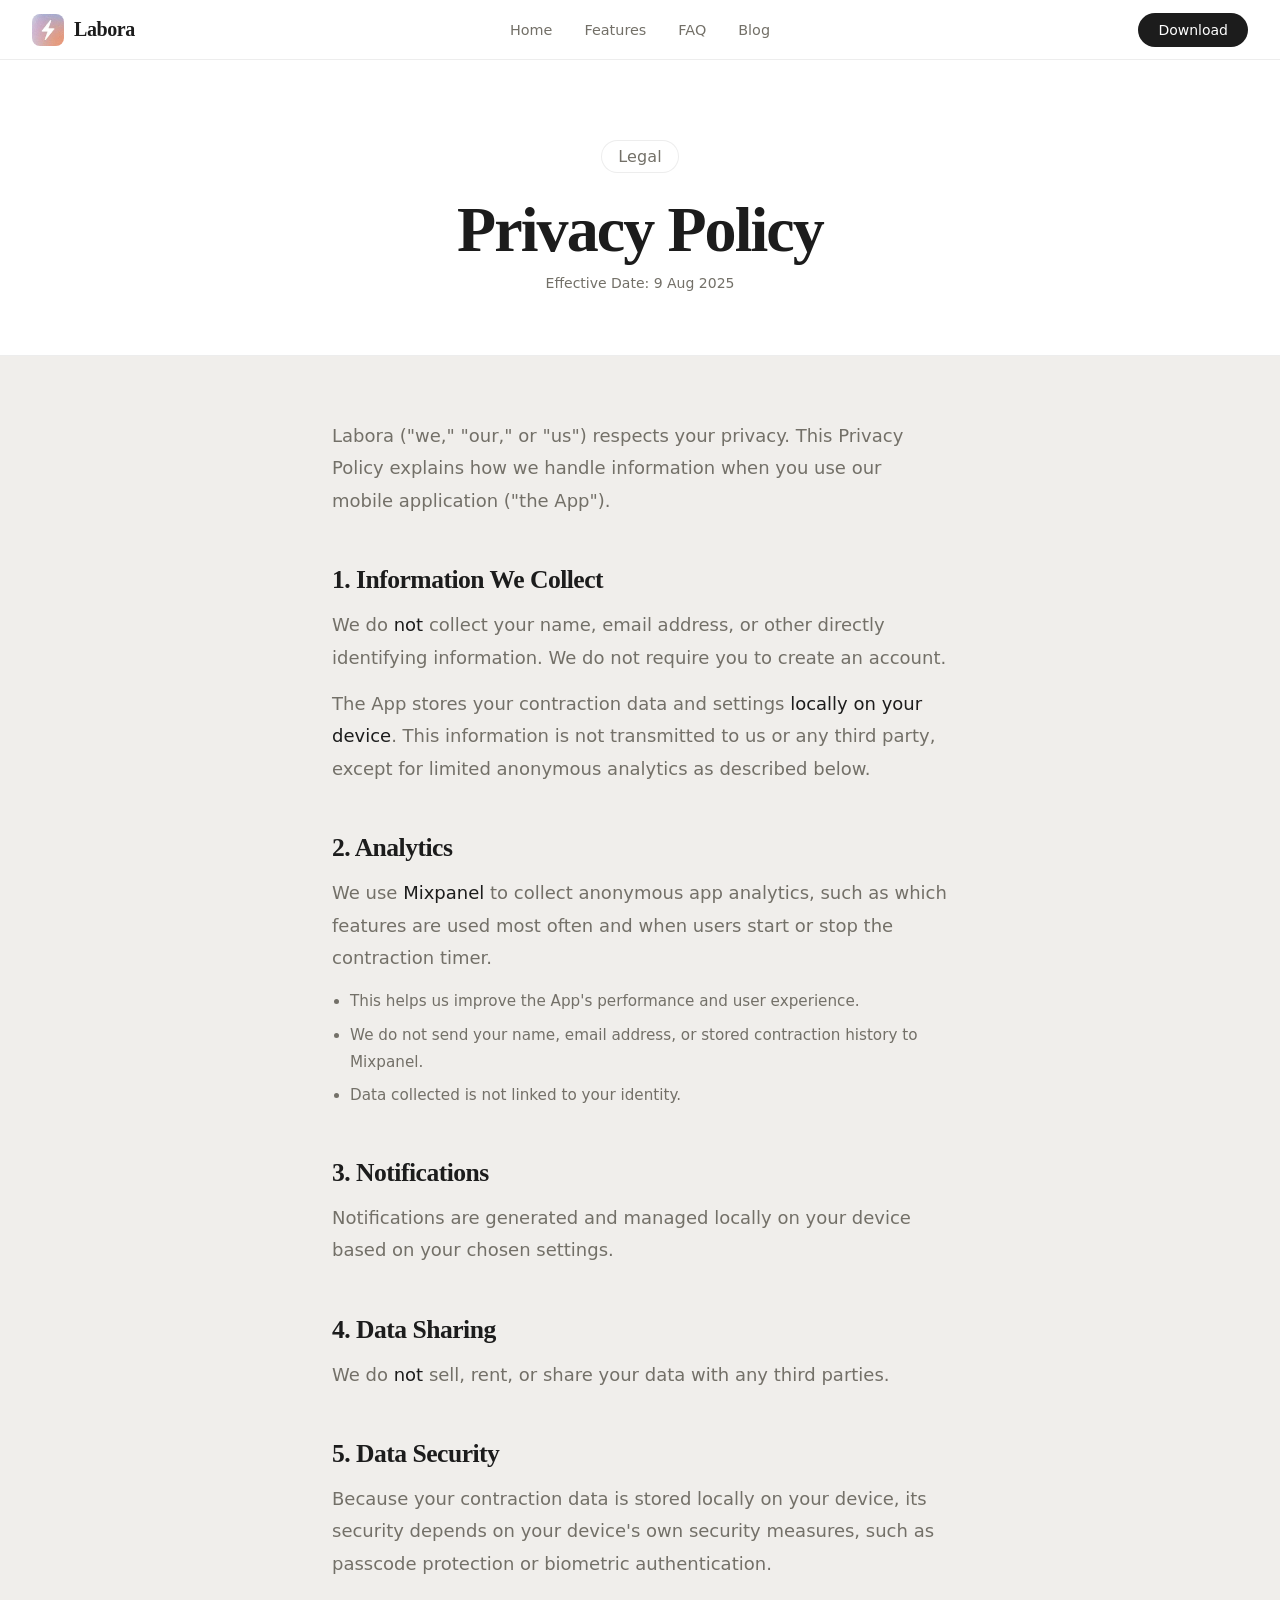
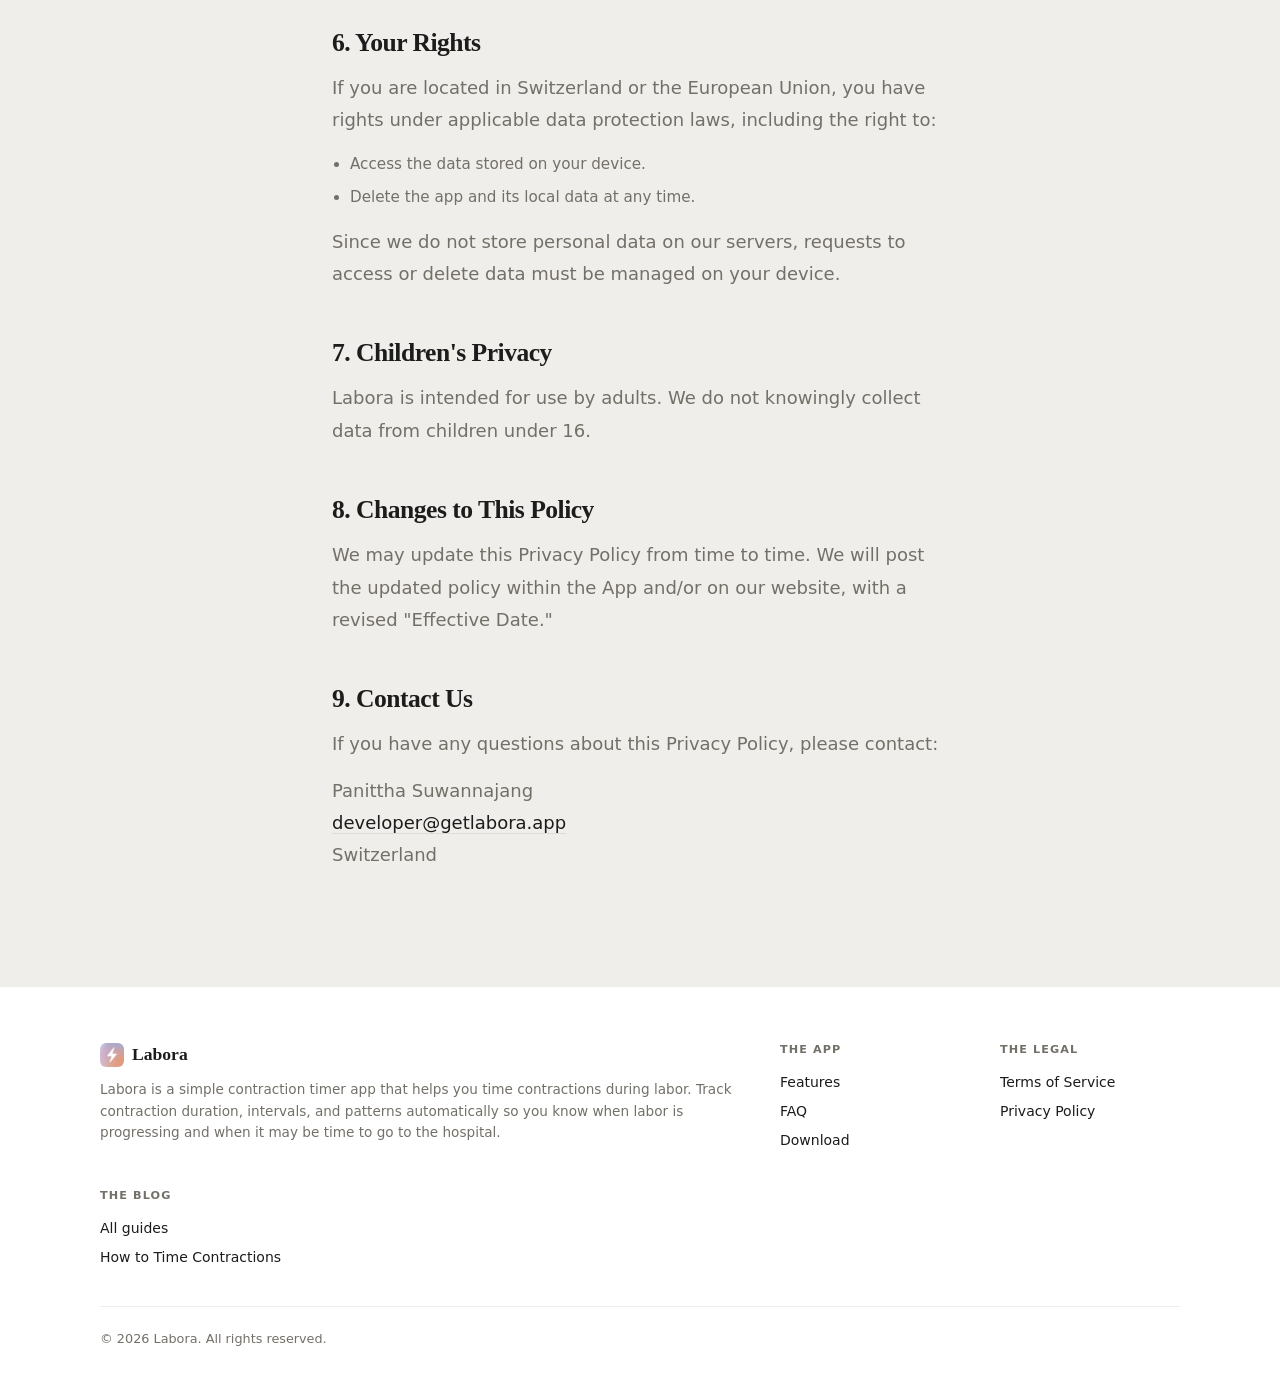
<file: privacy.html>
<!DOCTYPE html>
<html lang="en">
<head>
  <meta charset="UTF-8" />
  <meta name="viewport" content="width=device-width, initial-scale=1.0" />
  <title>Privacy Policy — Labora</title>
  <meta name="description" content="Privacy Policy for Labora, the contraction timer app." />
  <link rel="icon" type="image/x-icon" href="assets/favicon/favicon.ico" />
  <link rel="icon" type="image/webp" sizes="32x32" href="assets/favicon/favicon-32x32.webp" />
  <link rel="icon" type="image/webp" sizes="16x16" href="assets/favicon/favicon-16x16.webp" />
  <link rel="apple-touch-icon" href="assets/favicon/apple-touch-icon.webp" />
  <link rel="icon" type="image/webp" sizes="192x192" href="assets/favicon/android-chrome-192x192.webp" />
  <link rel="icon" type="image/webp" sizes="512x512" href="assets/favicon/android-chrome-512x512.webp" />
  <link rel="preconnect" href="https://fonts.googleapis.com" />
  <link rel="preconnect" href="https://fonts.gstatic.com" crossorigin />
  <link rel="stylesheet" href="styles.css" />

  <!-- Google tag (gtag.js) -->
  <script async src="https://www.googletagmanager.com/gtag/js?id=G-EDX6JZ0TX5"></script>
  <script>
    window.dataLayer = window.dataLayer || [];
    function gtag(){dataLayer.push(arguments);}
    gtag('js', new Date());
    gtag('config', 'G-EDX6JZ0TX5');
  </script>
</head>
<body>

  <!-- ---- Nav ---- -->
  <nav class="nav">
    <a href="index.html" class="nav-logo">
      <img src="assets/logo.webp" alt="Labora logo" class="nav-logo-image" width="32" height="32" />
      Labora
    </a>
    <ul class="nav-links">
      <li><a href="index.html">Home</a></li>
      <li><a href="index.html#features">Features</a></li>
      <li><a href="index.html#faq">FAQ</a></li>
      <li><a href="blog/">Blog</a></li>
    </ul>
    <a href="https://apps.apple.com/app/id6749383000?ct=LP" class="nav-cta" onclick="gtag('event', 'click_app_store', { location: 'nav' })">Download</a>
  </nav>

  <!-- ---- Inner Hero ---- -->
  <div class="inner-hero">
    <span class="badge" style="margin-bottom: 20px; display: inline-flex;">Legal</span>
    <h1 class="inner-hero-title">Privacy Policy</h1>
    <p class="inner-hero-date">Effective Date: 9 Aug 2025</p>
  </div>

  <!-- ---- Content ---- -->
  <div class="inner-content">

    <p>
      Labora ("we," "our," or "us") respects your privacy. This Privacy Policy explains how we
      handle information when you use our mobile application ("the App").
    </p>

    <h2>1. Information We Collect</h2>
    <p>
      We do <strong>not</strong> collect your name, email address, or other directly identifying
      information. We do not require you to create an account.
    </p>
    <p>
      The App stores your contraction data and settings <strong>locally on your device</strong>.
      This information is not transmitted to us or any third party, except for limited anonymous
      analytics as described below.
    </p>

    <h2>2. Analytics</h2>
    <p>
      We use <strong>Mixpanel</strong> to collect anonymous app analytics, such as which features
      are used most often and when users start or stop the contraction timer.
    </p>
    <ul>
      <li>This helps us improve the App's performance and user experience.</li>
      <li>We do not send your name, email address, or stored contraction history to Mixpanel.</li>
      <li>Data collected is not linked to your identity.</li>
    </ul>

    <h2>3. Notifications</h2>
    <p>
      Notifications are generated and managed locally on your device based on your chosen settings.
    </p>

    <h2>4. Data Sharing</h2>
    <p>
      We do <strong>not</strong> sell, rent, or share your data with any third parties.
    </p>

    <h2>5. Data Security</h2>
    <p>
      Because your contraction data is stored locally on your device, its security depends on your
      device's own security measures, such as passcode protection or biometric authentication.
    </p>

    <h2>6. Your Rights</h2>
    <p>
      If you are located in Switzerland or the European Union, you have rights under applicable
      data protection laws, including the right to:
    </p>
    <ul>
      <li>Access the data stored on your device.</li>
      <li>Delete the app and its local data at any time.</li>
    </ul>
    <p>
      Since we do not store personal data on our servers, requests to access or delete data must
      be managed on your device.
    </p>

    <h2>7. Children's Privacy</h2>
    <p>
      Labora is intended for use by adults. We do not knowingly collect data from children under
      16.
    </p>

    <h2>8. Changes to This Policy</h2>
    <p>
      We may update this Privacy Policy from time to time. We will post the updated policy within
      the App and/or on our website, with a revised "Effective Date."
    </p>

    <h2>9. Contact Us</h2>
    <p>
      If you have any questions about this Privacy Policy, please contact:
    </p>
    <p>
      Panittha Suwannajang<br />
      <a href="mailto:developer@getlabora.app">developer@getlabora.app</a><br />
      Switzerland
    </p>

  </div>

  <!-- ---- Footer ---- -->
  <footer class="footer" aria-label="Site footer">
    <div class="footer-inner">
      <div>
        <div class="footer-brand">
          <img src="assets/logo.webp" alt="Labora logo" class="footer-logo-image" width="32" height="32" loading="lazy" />
          Labora
        </div>
        <p class="footer-brand-desc">Labora is a simple contraction timer app that helps you time contractions during labor. Track contraction duration, intervals, and patterns automatically so you know when labor is progressing and when it may be time to go to the hospital.</p>
      </div>
      <div>
        <div class="footer-col-label">The App</div>
        <ul class="footer-links">
          <li><a href="index.html#features">Features</a></li>
          <li><a href="index.html#faq">FAQ</a></li>
          <li><a href="https://apps.apple.com/app/id6749383000?ct=LP" onclick="gtag('event', 'click_app_store', { location: 'footer' })">Download</a></li>
        </ul>
      </div>
      <div>
        <div class="footer-col-label">The Legal</div>
        <ul class="footer-links">
          <li><a href="terms.html">Terms of Service</a></li>
          <li><a href="privacy.html">Privacy Policy</a></li>
        </ul>
      </div>
      <div>
        <div class="footer-col-label">The Blog</div>
        <ul class="footer-links">
          <li><a href="blog/">All guides</a></li>
          <li><a href="blog/how-to-time-contractions/">How to Time Contractions</a></li>
        </ul>
      </div>
    </div>
    <div class="footer-bottom">
      © 2026 Labora. All rights reserved.
    </div>
  </footer>

</body>
</html>
</file>
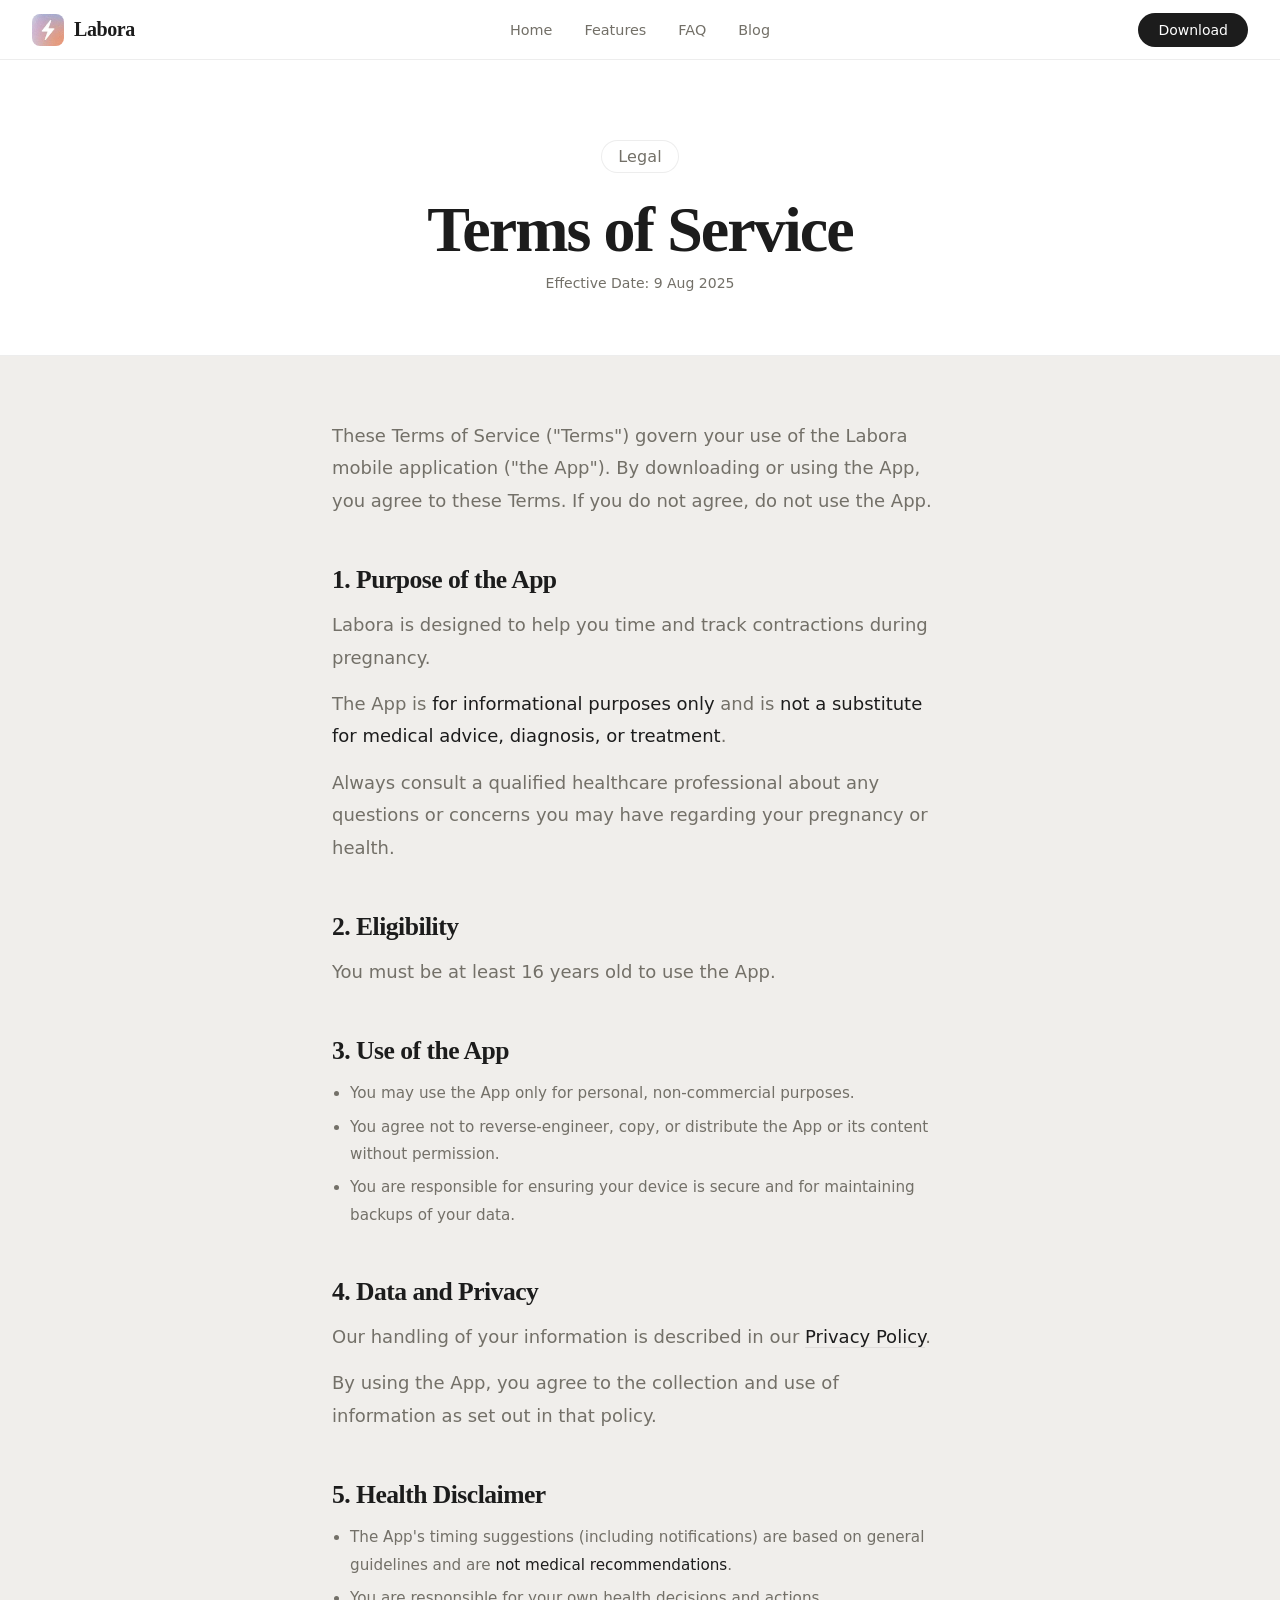
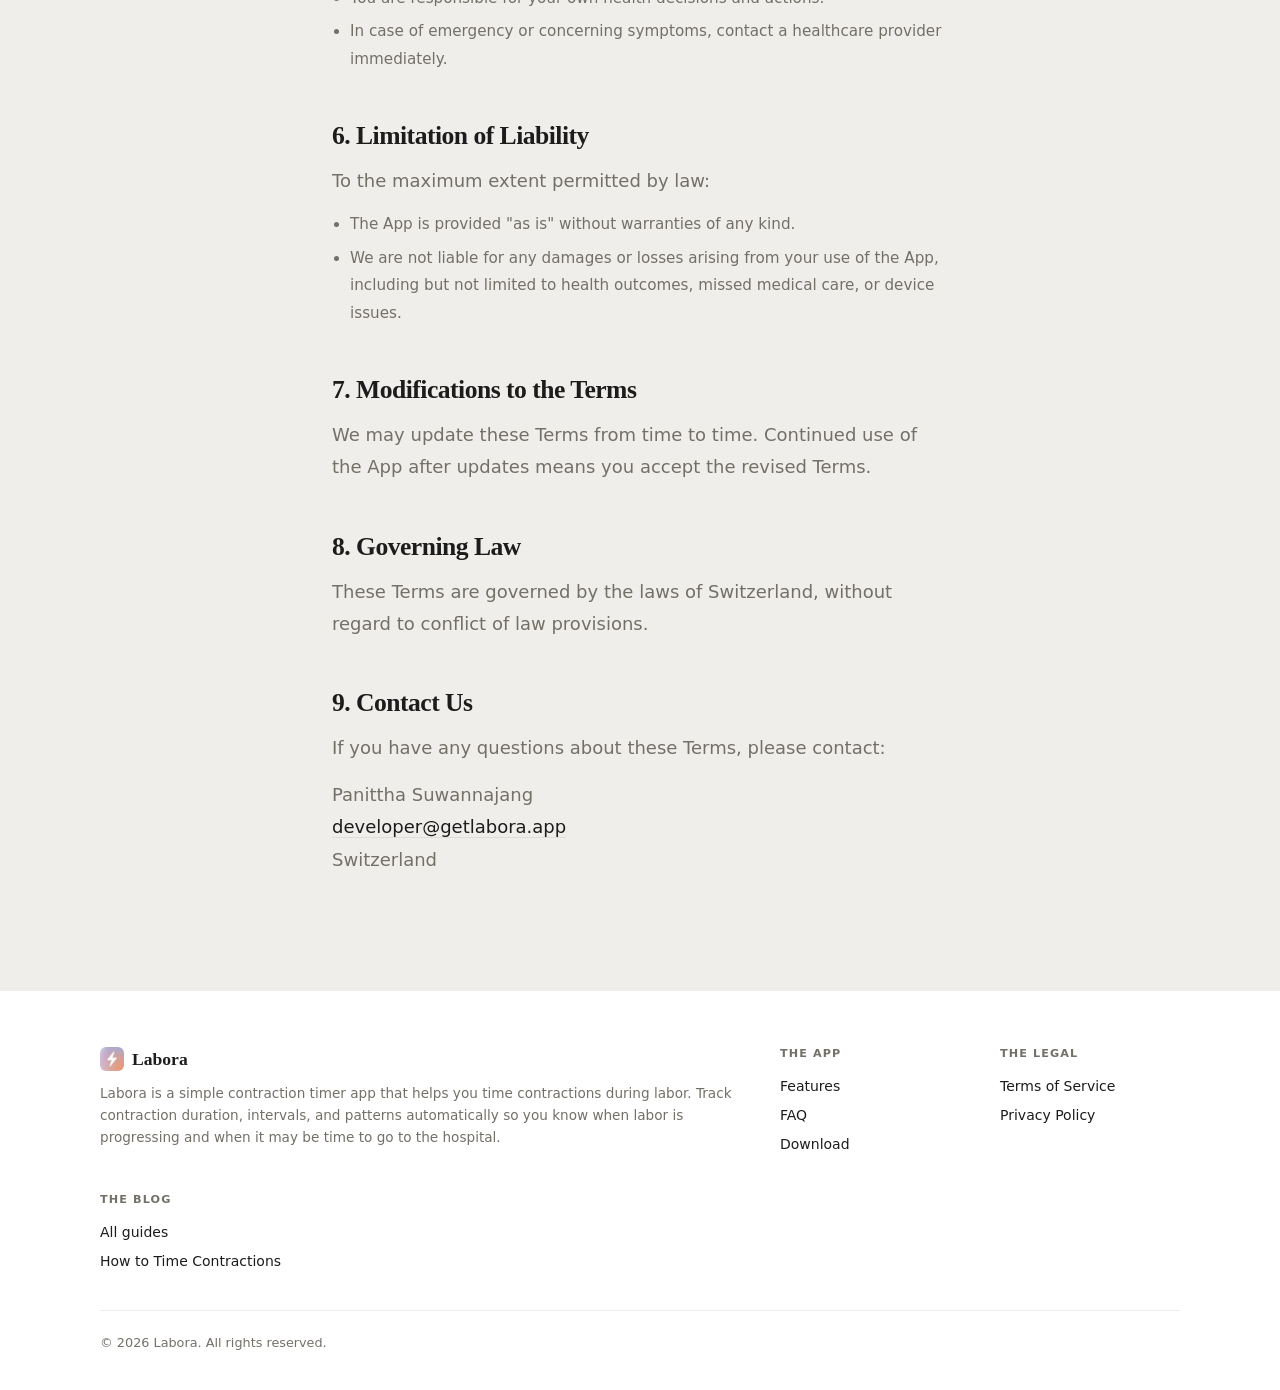
<file: terms.html>
<!DOCTYPE html>
<html lang="en">
<head>
  <meta charset="UTF-8" />
  <meta name="viewport" content="width=device-width, initial-scale=1.0" />
  <title>Terms of Service — Labora</title>
  <meta name="description" content="Terms of Service for Labora, the contraction timer app." />
  <link rel="icon" type="image/x-icon" href="assets/favicon/favicon.ico" />
  <link rel="icon" type="image/webp" sizes="32x32" href="assets/favicon/favicon-32x32.webp" />
  <link rel="icon" type="image/webp" sizes="16x16" href="assets/favicon/favicon-16x16.webp" />
  <link rel="apple-touch-icon" href="assets/favicon/apple-touch-icon.webp" />
  <link rel="icon" type="image/webp" sizes="192x192" href="assets/favicon/android-chrome-192x192.webp" />
  <link rel="icon" type="image/webp" sizes="512x512" href="assets/favicon/android-chrome-512x512.webp" />
  <link rel="preconnect" href="https://fonts.googleapis.com" />
  <link rel="preconnect" href="https://fonts.gstatic.com" crossorigin />
  <link rel="stylesheet" href="styles.css" />

  <!-- Google tag (gtag.js) -->
  <script async src="https://www.googletagmanager.com/gtag/js?id=G-EDX6JZ0TX5"></script>
  <script>
    window.dataLayer = window.dataLayer || [];
    function gtag(){dataLayer.push(arguments);}
    gtag('js', new Date());
    gtag('config', 'G-EDX6JZ0TX5');
  </script>
</head>
<body>

  <!-- ---- Nav ---- -->
  <nav class="nav">
    <a href="index.html" class="nav-logo">
      <img src="assets/logo.webp" alt="Labora logo" class="nav-logo-image" width="32" height="32" />
      Labora
    </a>
    <ul class="nav-links">
      <li><a href="index.html">Home</a></li>
      <li><a href="index.html#features">Features</a></li>
      <li><a href="index.html#faq">FAQ</a></li>
      <li><a href="blog/">Blog</a></li>
    </ul>
    <a href="https://apps.apple.com/app/id6749383000?ct=LP" class="nav-cta" onclick="gtag('event', 'click_app_store', { location: 'nav' })">Download</a>
  </nav>

  <!-- ---- Inner Hero ---- -->
  <div class="inner-hero">
    <span class="badge" style="margin-bottom: 20px; display: inline-flex;">Legal</span>
    <h1 class="inner-hero-title">Terms of Service</h1>
    <p class="inner-hero-date">Effective Date: 9 Aug 2025</p>
  </div>

  <!-- ---- Content ---- -->
  <div class="inner-content">

    <p>
      These Terms of Service ("Terms") govern your use of the Labora mobile application ("the App").
      By downloading or using the App, you agree to these Terms. If you do not agree, do not use
      the App.
    </p>

    <h2>1. Purpose of the App</h2>
    <p>
      Labora is designed to help you time and track contractions during pregnancy.
    </p>
    <p>
      The App is <strong>for informational purposes only</strong> and is <strong>not a substitute
      for medical advice, diagnosis, or treatment</strong>.
    </p>
    <p>
      Always consult a qualified healthcare professional about any questions or concerns you may
      have regarding your pregnancy or health.
    </p>

    <h2>2. Eligibility</h2>
    <p>
      You must be at least 16 years old to use the App.
    </p>

    <h2>3. Use of the App</h2>
    <ul>
      <li>You may use the App only for personal, non-commercial purposes.</li>
      <li>You agree not to reverse-engineer, copy, or distribute the App or its content without permission.</li>
      <li>You are responsible for ensuring your device is secure and for maintaining backups of your data.</li>
    </ul>

    <h2>4. Data and Privacy</h2>
    <p>
      Our handling of your information is described in our
      <a href="https://www.notion.so/Privacy-Policy-24ab5d9e19a58040a34fc4f4ea751821?pvs=21">Privacy Policy</a>.
    </p>
    <p>
      By using the App, you agree to the collection and use of information as set out in that
      policy.
    </p>

    <h2>5. Health Disclaimer</h2>
    <ul>
      <li>The App's timing suggestions (including notifications) are based on general guidelines and are <strong>not medical recommendations</strong>.</li>
      <li>You are responsible for your own health decisions and actions.</li>
      <li>In case of emergency or concerning symptoms, contact a healthcare provider immediately.</li>
    </ul>

    <h2>6. Limitation of Liability</h2>
    <p>
      To the maximum extent permitted by law:
    </p>
    <ul>
      <li>The App is provided "as is" without warranties of any kind.</li>
      <li>We are not liable for any damages or losses arising from your use of the App, including but not limited to health outcomes, missed medical care, or device issues.</li>
    </ul>

    <h2>7. Modifications to the Terms</h2>
    <p>
      We may update these Terms from time to time. Continued use of the App after updates means you
      accept the revised Terms.
    </p>

    <h2>8. Governing Law</h2>
    <p>
      These Terms are governed by the laws of Switzerland, without regard to conflict of law
      provisions.
    </p>

    <h2>9. Contact Us</h2>
    <p>
      If you have any questions about these Terms, please contact:
    </p>
    <p>
      Panittha Suwannajang<br />
      <a href="mailto:developer@getlabora.app">developer@getlabora.app</a><br />
      Switzerland
    </p>

  </div>

  <!-- ---- Footer ---- -->
  <footer class="footer" aria-label="Site footer">
    <div class="footer-inner">
      <div>
        <div class="footer-brand">
          <img src="assets/logo.webp" alt="Labora logo" class="footer-logo-image" width="32" height="32" loading="lazy" />
          Labora
        </div>
        <p class="footer-brand-desc">Labora is a simple contraction timer app that helps you time contractions during labor. Track contraction duration, intervals, and patterns automatically so you know when labor is progressing and when it may be time to go to the hospital.</p>
      </div>
      <div>
        <div class="footer-col-label">The App</div>
        <ul class="footer-links">
          <li><a href="index.html#features">Features</a></li>
          <li><a href="index.html#faq">FAQ</a></li>
          <li><a href="https://apps.apple.com/app/id6749383000?ct=LP" onclick="gtag('event', 'click_app_store', { location: 'footer' })">Download</a></li>
        </ul>
      </div>
      <div>
        <div class="footer-col-label">The Legal</div>
        <ul class="footer-links">
          <li><a href="terms.html">Terms of Service</a></li>
          <li><a href="privacy.html">Privacy Policy</a></li>
        </ul>
      </div>
      <div>
        <div class="footer-col-label">The Blog</div>
        <ul class="footer-links">
          <li><a href="blog/">All guides</a></li>
          <li><a href="blog/how-to-time-contractions/">How to Time Contractions</a></li>
        </ul>
      </div>
    </div>
    <div class="footer-bottom">
      © 2026 Labora. All rights reserved.
    </div>
  </footer>

</body>
</html>
</file>
<file: styles.css>
/* ============================================
   Labora — Popcorn.space-inspired design
   ============================================ */


/* ---- Variables ---- */
:root {
  --bg:          #F0EEEB;
  --white:       #FFFFFF;
  --dark:        #1C1C1C;
  --mid:         #737068;
  --light:       #E4E2DD;
  --card-a:      #E2DFD8;   /* card tint */
  --card-b:      #F7F5F2;   /* card light */
  --border:      rgba(28, 28, 28, 0.08);
  --rose:        #C5756A;   /* Labora accent */

  --font-display: 'Fraunces', Georgia, serif;
  --font-body:    'Outfit', system-ui, sans-serif;

  --r-sm:  12px;
  --r-md:  20px;
  --r-lg:  28px;
  --r-xl:  40px;
  --r-full: 9999px;

  --max-w: 1080px;
  --shadow: 0 2px 16px rgba(28, 28, 28, 0.06);
}

/* ---- Reset ---- */
*, *::before, *::after { box-sizing: border-box; margin: 0; padding: 0; }
html { scroll-behavior: smooth; }
body {
  font-family: var(--font-body);
  background: var(--bg);
  color: var(--dark);
  -webkit-font-smoothing: antialiased;
  overflow-x: hidden;
}
p { font-size: 1.125rem; }
img { display: block; max-width: 100%; }
a { text-decoration: none; color: inherit; }

/* ---- Nav ---- */
.nav {
  position: sticky;
  top: 0;
  z-index: 100;
  background: var(--white);
  border-bottom: 1px solid var(--border);
  padding: 0 32px;
  height: 60px;
  display: flex;
  align-items: center;
  justify-content: space-between;
}

.nav-logo {
  display: flex;
  align-items: center;
  gap: 10px;
  font-family: var(--font-display);
  font-size: 1.25rem;
  font-weight: 700;
  font-optical-sizing: auto;
  color: var(--dark);
  letter-spacing: -0.02em;
  flex-shrink: 0;
}

.nav-logo-image {
  width: 32px;
  height: 32px;
  object-fit: contain;
  border-radius: 8px;
}

.nav-logo-icon {
  width: 32px;
  height: 32px;
  background: var(--dark);
  border-radius: 8px;
  display: flex;
  align-items: center;
  justify-content: center;
  color: var(--white);
  font-size: 16px;
}

.nav-links {
  display: flex;
  align-items: center;
  gap: 8px;
  list-style: none;
  position: absolute;
  left: 50%;
  transform: translateX(-50%);
}

.nav-links a {
  font-size: 0.9rem;
  font-weight: 400;
  color: var(--mid);
  padding: 6px 12px;
  border-radius: var(--r-full);
  transition: color 0.15s, background 0.15s;
}
.nav-links a:hover { color: var(--dark); background: var(--bg); }
.nav-links a.active {
  color: var(--dark);
  font-weight: 500;
  border-bottom: 2px solid var(--dark);
  border-radius: 0;
  padding-bottom: 4px;
}

.nav-cta {
  background: var(--dark);
  color: var(--white) !important;
  padding: 9px 20px !important;
  border-radius: var(--r-full) !important;
  font-size: 0.875rem !important;
  font-weight: 500 !important;
  transition: opacity 0.15s !important;
  flex-shrink: 0;
}
.nav-cta:hover { opacity: 0.8 !important; background: var(--dark) !important; }

/* ---- Badge Pill ---- */
.badge {
  display: inline-flex;
  align-items: center;
  background: var(--white);
  border: 1px solid var(--border);
  border-radius: var(--r-full);
  padding: 6px 16px;
  font-size: 1rem;
  font-weight: 500;
  color: var(--mid);
  letter-spacing: 0.01em;
}

/* ---- Hero ---- */
.hero {
  padding: 80px 32px 64px;
  text-align: center;
  max-width: var(--max-w);
  margin: 80px auto;
}

.hero-badge {
  margin-bottom: 28px;
  display: flex;
  justify-content: center;
  gap: 8px;
  flex-wrap: wrap;
}

.hero-headline {
  font-family: var(--font-display);
  font-size: clamp(3rem, 5vw, 5rem);
  font-weight: 800;
  font-optical-sizing: auto;
  line-height: 1.0;
  letter-spacing: -0.03em;
  color: var(--dark);
  margin-bottom: 20px;
  max-width: 640px;
  margin: 0 auto 16px;
}

.hero-sub {
  font-size: 1.5rem;
  font-weight: 300;
  color: var(--dark);
  line-height: 1.6;
  max-width: 640px;
  margin: 0 auto 12px
}

.cta-desc {
  font-size: 1.1rem;
  font-weight: 300;
  color: var(--dark);
  line-height: 1.6;
  max-width: 480px;
  margin: 0 auto 24px
}

.btn-dark {
  display: inline-flex;
  align-items: center;
  gap: 8px;
  background: var(--dark);
  color: var(--white);
  padding: 14px 28px;
  border-radius: var(--r-full);
  font-size: 0.95rem;
  font-weight: 500;
  cursor: pointer;
  transition: opacity 0.15s;
  border: none;
}
.btn-dark:hover { opacity: 0.75; }
.btn-dark svg { flex-shrink: 0; }

.hero-image {
  display: block;
  width: min(100%, 640px);
  height: auto;
  margin: 28px auto 0;
}

.btn-light {
  display: inline-flex;
  align-items: center;
  justify-content: center;
  gap: 8px;
  background: var(--white);
  color: var(--dark);
  padding: 14px 28px;
  border-radius: var(--r-full);
  text-align: center;
  font-size: 0.95rem;
  font-weight: 500;
  cursor: pointer;
  transition: opacity 0.15s;
  border: none;
}
.btn-light:hover { opacity: 0.75; }

/* ---- Feature Pills Row ---- */
.feature-pills {
  display: flex;
  justify-content: center;
  flex-wrap: wrap;
  gap: 12px;
  padding: 0 32px 64px;
  max-width: var(--max-w);
  margin: 0 auto;
}

.feature-pill {
  display: flex;
  align-items: center;
  gap: 8px;
  background: var(--white);
  border: 1px solid var(--border);
  border-radius: var(--r-full);
  padding: 10px 20px;
  font-size: 0.9rem;
  font-weight: 400;
  color: var(--dark);
}

.feature-pill-dot {
  width: 8px;
  height: 8px;
  border-radius: 50%;
  background: var(--dark);
  flex-shrink: 0;
}

/* ---- Section ---- */
.section {
  padding: 80px 32px;
}

.section-inner {
  max-width: var(--max-w);
  margin: 0 auto;
}

.section-label {
  font-size: 0.75rem;
  font-weight: 600;
  letter-spacing: 0.1em;
  text-transform: uppercase;
  color: var(--mid);
  margin-bottom: 16px;
}

.section-title {
  font-family: var(--font-display);
  font-size: clamp(2.2rem, 4vw, 4rem);
  font-weight: 700;
  font-optical-sizing: auto;
  line-height: 1.1;
  letter-spacing: -0.03em;
  color: var(--dark);
  margin-bottom: 12px;
}

.features-header {
  grid-column: 1 / -1;
  text-align: center;
  margin-bottom: 16px;
}

.section-sub {
  font-size: 1rem;
  font-weight: 300;
  color: var(--mid);
  line-height: 1.65;
  max-width: 560px;
}

/* ---- Feature Cards Grid ---- */
.cards-grid {
  display: grid;
  grid-template-columns: repeat(3, 1fr);
  gap: 16px;
  max-width: var(--max-w);
  margin: 0 auto;
  padding: 80px;
}

.card {
  background: var(--card-b);
  border-radius: var(--r-lg);
  padding: 0 24px 24px;
  height: 100%;
  border: 1px solid var(--border);
  display: flex;
  flex-direction: column;
  gap: 8px;
  transition: box-shadow 0.2s;
}
.card:hover { box-shadow: var(--shadow); }

@media (min-width: 861px) {
  .card-wide {
    grid-column: 1 / -1;
    padding: 0 64px;
  }

  .cards-grid > .card.card-wide.card-wide-image-left {
    display: grid;
    grid-template-columns: minmax(220px, 320px) 1fr;
    column-gap: 32px;
    row-gap: 12px;
    align-items: center;
    padding: 0 64px;
  }

  .cards-grid > .card.card-wide.card-wide-image-left .card-icon {
    grid-column: 1;
    grid-row: 1;
    justify-content: flex-start;
  }

  .cards-grid > .card.card-wide.card-wide-image-left .card-icon-image {
    width: 320px;
    height: 320px;
    margin: 0;
  }

  .cards-grid > .card.card-wide.card-wide-image-left .card-copy {
    grid-column: 2;
    display: flex;
    flex-direction: column;
    justify-content: center;
    gap: 8px;
  }

  .cards-grid > .card.card-wide.card-wide-image-left .card-copy .card-title,
  .cards-grid > .card.card-wide.card-wide-image-left .card-copy .card-desc {
    margin: 0;
  }

  .cards-grid > .card.card-wide.card-wide-image-right {
    display: grid;
    grid-template-columns: 1fr minmax(220px, 320px);
    column-gap: 32px;
    row-gap: 12px;
    align-items: center;
  }

  .cards-grid > .card.card-wide.card-wide-image-right .card-copy {
    grid-column: 1;
    display: flex;
    flex-direction: column;
    justify-content: center;
    gap: 8px;
  }

  .cards-grid > .card.card-wide.card-wide-image-right .card-icon {
    grid-column: 2;
    grid-row: 1;
    justify-content: flex-end;
  }

  .cards-grid > .card.card-wide.card-wide-image-right .card-icon-image {
    width: 320px;
    height: 320px;
    margin: 0;
  }

  .cards-grid > .card.card-wide.card-wide-image-right .card-copy .card-title,
  .cards-grid > .card.card-wide.card-wide-image-right .card-copy .card-desc {
    margin: 0;
  }
}

.card-icon {
  overflow: hidden;
  display: flex;
  justify-content: center;
}

.card-icon-image {
  width: 240px;
  height: 240px;
  display: block;
  margin: 0 auto;
  object-fit: contain;
}

.card-title {
  font-family: var(--font-display);
  font-size: 1.4rem;
  font-weight: 700;
  font-optical-sizing: auto;
  letter-spacing: -0.02em;
  color: var(--dark);
}

.card-desc {
  font-size: 0.9rem;
  font-weight: 300;
  color: var(--mid);
  line-height: 1.65;
}

/* ---- Stats Section ---- */
.stats-section {
  border-top: 1px solid var(--border);
  border-bottom: 1px solid var(--border);
  background: var(--white);
  padding: 56px 32px;
}

.stats-inner {
  max-width: var(--max-w);
  margin: 0 auto;
  display: flex;
  align-items: center;
  justify-content: center;
  gap: 0;
}

.stat-item {
  flex: 1;
  text-align: center;
  padding: 0 24px;
}

.stat-value {
  font-family: var(--font-display);
  font-size: clamp(2.2rem, 4vw, 3.5rem);
  font-weight: 800;
  font-optical-sizing: auto;
  letter-spacing: -0.04em;
  color: var(--dark);
  line-height: 1;
  margin-bottom: 8px;
}

.stat-label {
  font-size: 0.875rem;
  font-weight: 400;
  color: var(--mid);
}

.stat-divider {
  width: 1px;
  height: 48px;
  background: var(--border);
  flex-shrink: 0;
}

@media (max-width: 680px) {
  .stats-inner {
    display: grid;
    grid-template-columns: 1fr 1fr;
    gap: 32px;
  }
  .stat-divider { display: none; }
}

/* ---- Reviews Section ---- */
.reviews-section {
  padding: 80px 0;
  overflow: hidden;
}

.reviews-header {
  text-align: center;
  padding: 0 32px;
  margin-bottom: 48px;
}

.reviews-track {
  display: flex;
  gap: 16px;
  padding: 0 32px 8px;
  overflow-x: auto;
  scroll-snap-type: x mandatory;
  -webkit-overflow-scrolling: touch;
  scrollbar-width: none;
}
.reviews-track::-webkit-scrollbar { display: none; }

.review-card {
  flex: 0 0 300px;
  scroll-snap-align: start;
  background: var(--white);
  border: 1px solid var(--border);
  border-radius: var(--r-lg);
  padding: 28px 28px 24px;
  display: flex;
  flex-direction: column;
  gap: 16px;
}

.review-card-first {
  margin-left: 32px;
  scroll-margin-left: 32px;
}

.review-quote {
  font-weight: 300;
  color: var(--dark);
  line-height: 1.7;
  flex: 1;
}

.review-author {
  font-size: 0.8rem;
  font-weight: 500;
  color: var(--mid);
  letter-spacing: 0.01em;
}

/* ---- Centered Quote Section ---- */
.quote-section {
  padding: 80px 32px;
  text-align: center;
}

.quote-inner {
  max-width: 720px;
  margin: 0 auto;
  background: var(--white);
  border: 1px solid var(--border);
  border-radius: var(--r-lg);
  padding: 64px 48px;
}

.quote-founder-image {
  width: 112px;
  height: 112px;
  border-radius: 50%;
  object-fit: cover;
  margin: 0 auto 20px;
  border: 2px solid rgba(28, 28, 28, 0.08);
}

.quote-story {
  max-width: 640px;
  margin: 0 auto;
  text-align: center;
}

.quote-story p {
  color: var(--mid);
  line-height: 1.7;
  margin-bottom: 12px;
}

.quote-story strong {
  margin-bottom: 0;
  color: var(--dark);
  font-weight: 500;
}

/* ---- FAQ ---- */
.faq-section {
  padding: 80px 32px;
  max-width: var(--max-w);
  margin: 0 auto;
}

.faq-header {
  text-align: center;
  margin-bottom: 48px;
}

.faq-list {
  display: flex;
  flex-direction: column;
  gap: 8px;
  max-width: 680px;
  margin: 0 auto;
}

.faq-item {
  background: var(--white);
  border: 1px solid var(--border);
  border-radius: var(--r-md);
  overflow: hidden;
}

.faq-question {
  width: 100%;
  background: none;
  border: none;
  padding: 20px 24px;
  display: flex;
  align-items: center;
  justify-content: space-between;
  gap: 16px;
  font-family: var(--font-body);
  font-size: 1.1rem;
  font-weight: 500;
  color: var(--dark);
  cursor: pointer;
  text-align: left;
}

.faq-icon {
  width: 24px;
  height: 24px;
  border-radius: 50%;
  border: 1.5px solid var(--border);
  background: var(--bg);
  display: flex;
  align-items: center;
  justify-content: center;
  flex-shrink: 0;
  transition: background 0.15s;
  color: var(--mid);
}

.faq-item.open .faq-icon {
  background: var(--dark);
  color: var(--white);
  border-color: var(--dark);
}

.faq-answer {
  display: none;
  padding: 0 24px 20px;
  font-weight: 300;
  line-height: 1.7;
}

.faq-answer ul {
  margin-left: 24px;
}

.faq-item.open .faq-answer { display: block; }

/* ---- Two-Panel CTA ---- */
.cta-panels {
  display: grid;
  grid-template-columns: 1fr 1fr;
  margin: 0 32px 80px;
  border-radius: var(--r-xl);
  overflow: hidden;
  border: 1px solid var(--border);
  max-width: calc(var(--max-w) - 0px);
  margin-left: auto;
  margin-right: auto;
}

.cta-left {
  background: #D6E4DC;
  padding: 56px 48px;
  display: flex;
  flex-direction: column;
  justify-content: space-between;
}

.cta-left-title {
  font-family: var(--font-display);
  font-size: 2rem;
  font-weight: 700;
  font-optical-sizing: auto;
  letter-spacing: -0.03em;
  color: var(--dark);
  margin-bottom: 32px;
}

.cta-steps {
  display: flex;
  flex-direction: column;
  gap: 12px;
}

.cta-step {
  display: flex;
  align-items: center;
  gap: 14px;
  background: rgba(255,255,255,0.5);
  border-radius: var(--r-full);
  padding: 12px 20px;
  font-size: 0.9rem;
  font-weight: 500;
  color: var(--dark);
}

.cta-step-num {
  font-size: 0.8rem;
  color: var(--mid);
  width: 16px;
  flex-shrink: 0;
}

.cta-note {
  font-size: 0.75rem;
  color: var(--mid);
  margin-top: 16px;
  font-style: italic;
}

.cta-right {
  background: var(--dark);
  padding: 56px 48px;
  display: flex;
  flex-direction: column;
  justify-content: space-between;
  color: var(--white);
}

.cta-right-title {
  font-family: var(--font-display);
  font-size: 2.5rem;
  font-weight: 700;
  font-optical-sizing: auto;
  letter-spacing: -0.03em;
  line-height: 1.1;
  color: var(--white);
  margin-bottom: 8px;
}

.cta-right-sub {
  font-size: 0.9rem;
  color: rgba(255,255,255,0.5);
  margin-bottom: 40px;
}

/* ---- Footer ---- */
.footer {
  background: var(--white);
  border-top: 1px solid var(--border);
  padding: 56px 32px 40px;
}

.footer-inner {
  max-width: var(--max-w);
  margin: 0 auto;
  display: grid;
  grid-template-columns: minmax(0, 1fr) 180px 180px;
  gap: 40px;
  align-items: start;
}

.footer-brand {
  display: flex;
  align-items: center;
  gap: 8px;
  font-family: var(--font-display);
  font-size: 1.1rem;
  font-weight: 700;
  color: var(--dark);
  margin-bottom: 12px;
}

.footer-logo-image {
  width: 24px;
  height: 24px;
  object-fit: contain;
  border-radius: 6px;
}

.footer-brand-desc {
  font-size: 0.85rem;
  color: var(--mid);
  line-height: 1.6;
  max-width: none;
}

.footer-col-label {
  font-size: 0.7rem;
  font-weight: 600;
  letter-spacing: 0.1em;
  text-transform: uppercase;
  color: var(--mid);
  margin-bottom: 16px;
}

.footer-links {
  list-style: none;
  display: flex;
  flex-direction: column;
  gap: 10px;
}

.footer-links a {
  font-size: 0.875rem;
  color: var(--dark);
  transition: color 0.15s;
}
.footer-links a:hover { color: var(--mid); }

.footer-bottom {
  max-width: var(--max-w);
  margin: 40px auto 0;
  padding-top: 24px;
  border-top: 1px solid var(--border);
  font-size: 0.8rem;
  color: var(--mid);
}

/* ---- Inner Pages ---- */
.inner-hero {
  padding: 80px 32px 64px;
  text-align: center;
  border-bottom: 1px solid var(--border);
  background: var(--white);
}

.inner-hero-title {
  font-family: var(--font-display);
  font-size: clamp(2.5rem, 5vw, 4.5rem);
  font-weight: 800;
  font-optical-sizing: auto;
  letter-spacing: -0.03em;
  color: var(--dark);
  margin-bottom: 8px;
}

.inner-hero-date {
  font-size: 0.875rem;
  color: var(--mid);
}

.inner-content {
  max-width: 680px;
  margin: 0 auto;
  padding: 64px 32px 100px;
}

.inner-content h2 {
  font-family: var(--font-display);
  font-size: 1.6rem;
  font-weight: 700;
  font-optical-sizing: auto;
  letter-spacing: -0.02em;
  color: var(--dark);
  margin: 48px 0 14px;
}

.inner-content h2:first-child { margin-top: 0; }

.inner-content p {
  font-weight: 300;
  color: var(--mid);
  line-height: 1.8;
  margin-bottom: 14px;
}

.inner-content ul {
  margin: 0 0 14px 18px;
}

.inner-content li {
  font-size: 0.95rem;
  font-weight: 300;
  color: var(--mid);
  line-height: 1.8;
  margin-bottom: 6px;
}

.inner-content a {
  color: var(--dark);
  border-bottom: 1px solid var(--border);
  transition: border-color 0.15s;
}
.inner-content a:hover { border-color: var(--dark); }

.inner-content strong {
  font-weight: 500;
  color: var(--dark);
}

/* ---- Blog: Ordered List ---- */
.inner-content-ol {
  margin: 0 0 20px 20px;
  counter-reset: none;
}

.inner-content-ol li {
  font-size: 0.95rem;
  font-weight: 300;
  color: var(--mid);
  line-height: 1.8;
  margin-bottom: 10px;
  padding-left: 6px;
}

.inner-content-ol li strong {
  font-weight: 500;
  color: var(--dark);
}

/* ---- Blog: Table ---- */
.inner-content-table {
  width: 100%;
  border-collapse: collapse;
  margin: 0 0 24px;
  font-size: 0.875rem;
}

.inner-content-table th {
  text-align: left;
  font-family: var(--font-body);
  font-weight: 600;
  font-size: 0.8rem;
  text-transform: uppercase;
  letter-spacing: 0.05em;
  color: var(--mid);
  padding: 10px 12px;
  border-bottom: 2px solid var(--light);
}

.inner-content-table td {
  color: var(--dark);
  font-weight: 300;
  padding: 10px 12px;
  border-bottom: 1px solid var(--border);
  vertical-align: top;
  line-height: 1.6;
}

.inner-content-table tbody tr:last-child td {
  border-bottom: none;
}

/* ---- Blog: Screenshot ---- */
.blog-screenshot {
  margin: 32px 0;
  border-radius: var(--r-md);
  overflow: hidden;
  border: 1px solid var(--border);
}

.blog-screenshot img {
  width: 100%;
  height: auto;
  display: block;
}

/* ---- Blog: CTA box ---- */
.blog-cta {
  background: var(--dark);
  border-radius: var(--r-md);
  padding: 32px;
  margin: 48px 0 32px;
  display: flex;
  flex-direction: column;
  align-items: flex-start;
  gap: 20px;
}

.blog-cta .blog-cta-text {
  font-weight: 400;
  color: var(--white);
  line-height: 1.7;
  margin: 0;
}

.blog-cta-btn {
  display: inline-flex;
  align-items: center;
  gap: 8px;
  background: var(--white);
  color: var(--dark);
  font-family: var(--font-body);
  font-size: 0.875rem;
  font-weight: 600;
  padding: 12px 20px;
  border-radius: var(--r-full);
  transition: opacity 0.15s;
  border: none;
  cursor: pointer;
  text-decoration: none;
}

.blog-cta-btn:hover { opacity: 0.88; }

/* ---- Blog: FAQ ---- */
/* ---- Blog Hub ---- */
.blog-hub {
  max-width: 860px;
  margin: 0 auto;
  padding: 56px 32px 100px;
  display: grid;
  grid-template-columns: repeat(auto-fill, minmax(340px, 1fr));
  gap: 24px;
  align-items: start;
}

.blog-card {
  display: flex;
  flex-direction: column;
  gap: 12px;
  background: var(--white);
  border: 1px solid var(--border);
  border-radius: var(--r-lg);
  padding: 28px 32px;
  transition: box-shadow 0.15s;
  color: inherit;
}

.blog-card:hover {
  box-shadow: var(--shadow);
}

.blog-card-meta {
  display: flex;
  align-items: center;
  gap: 12px;
}

.blog-card-tag {
  font-size: 0.75rem;
  font-weight: 600;
  text-transform: uppercase;
  letter-spacing: 0.06em;
  color: var(--rose);
}

.blog-card-date {
  font-size: 0.8rem;
  font-weight: 300;
  color: var(--mid);
}

.blog-card-title {
  font-family: var(--font-display);
  font-size: 1.4rem;
  font-weight: 700;
  font-optical-sizing: auto;
  letter-spacing: -0.02em;
  color: var(--dark);
  line-height: 1.2;
}

.blog-card-excerpt {
  font-size: 0.9rem;
  font-weight: 300;
  color: var(--mid);
  line-height: 1.7;
  margin: 0;
}

.blog-card-read {
  font-size: 0.875rem;
  font-weight: 500;
  color: var(--dark);
  margin-top: 4px;
}

/* ---- Responsive ---- */
@media (max-width: 860px) {
  .nav { padding: 0 20px; }
  .nav-links { display: none; }

  .hero { padding: 56px 20px; }
  .hero-sub { 
    font-size: 1.1rem; 
    max-width: 320px;
  }
  .cards-grid { grid-template-columns: 1fr; padding: 56px 20px; }
  .feature-pills { padding: 0 20px 48px; }

  .section { padding: 56px 20px; }
  .quote-section { padding: 56px 20px; }
  .quote-inner { padding: 32px 24px; }
  .faq-section { padding: 56px 20px; }

  .cta-panels {
    grid-template-columns: 1fr;
    margin: 0 20px 56px;
  }

  .footer { padding: 40px 20px 32px; }
  .footer-inner { grid-template-columns: 1fr 1fr; gap: 32px; }

  .inner-hero { padding: 60px 20px 40px; }
  .inner-content { padding: 40px 20px 72px; }
}

@media (max-width: 560px) {
  .footer-inner { grid-template-columns: 1fr; }
  .feature-pills { flex-direction: column; align-items: center; }
}
</file>
